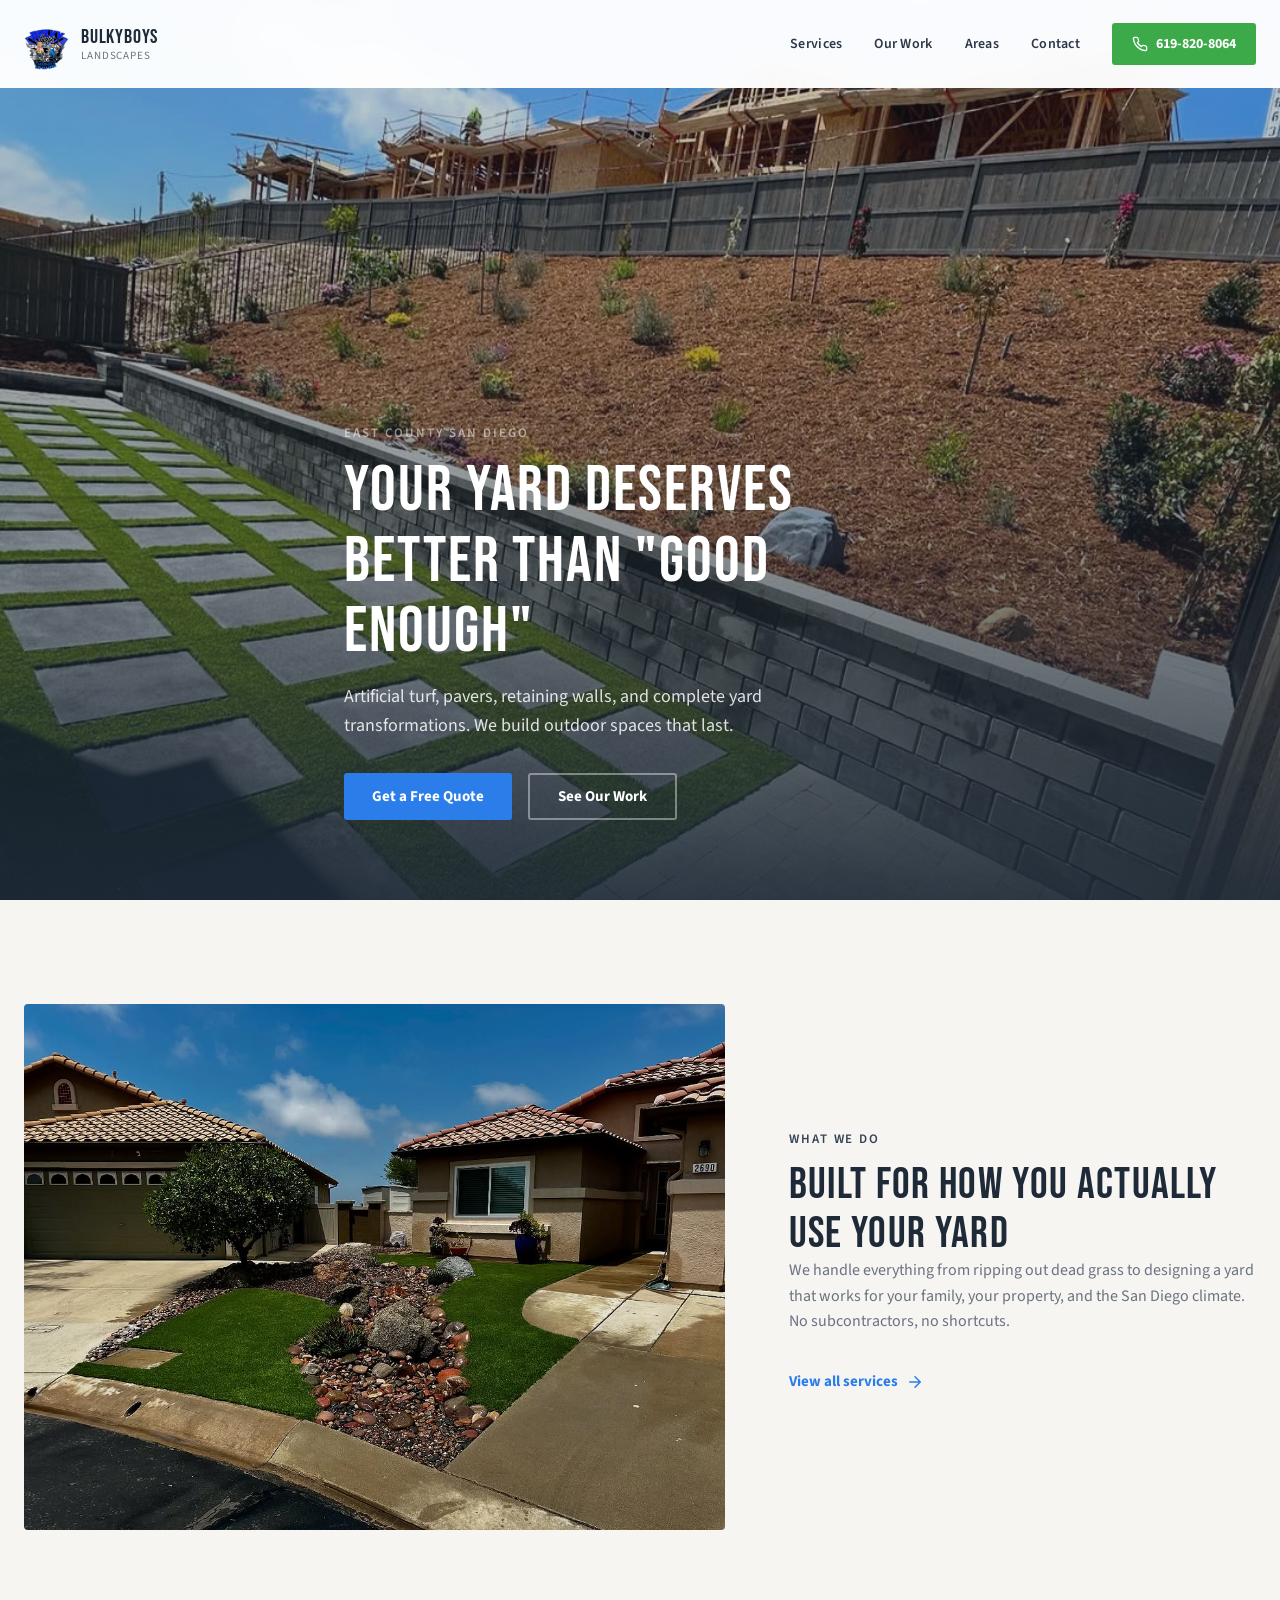
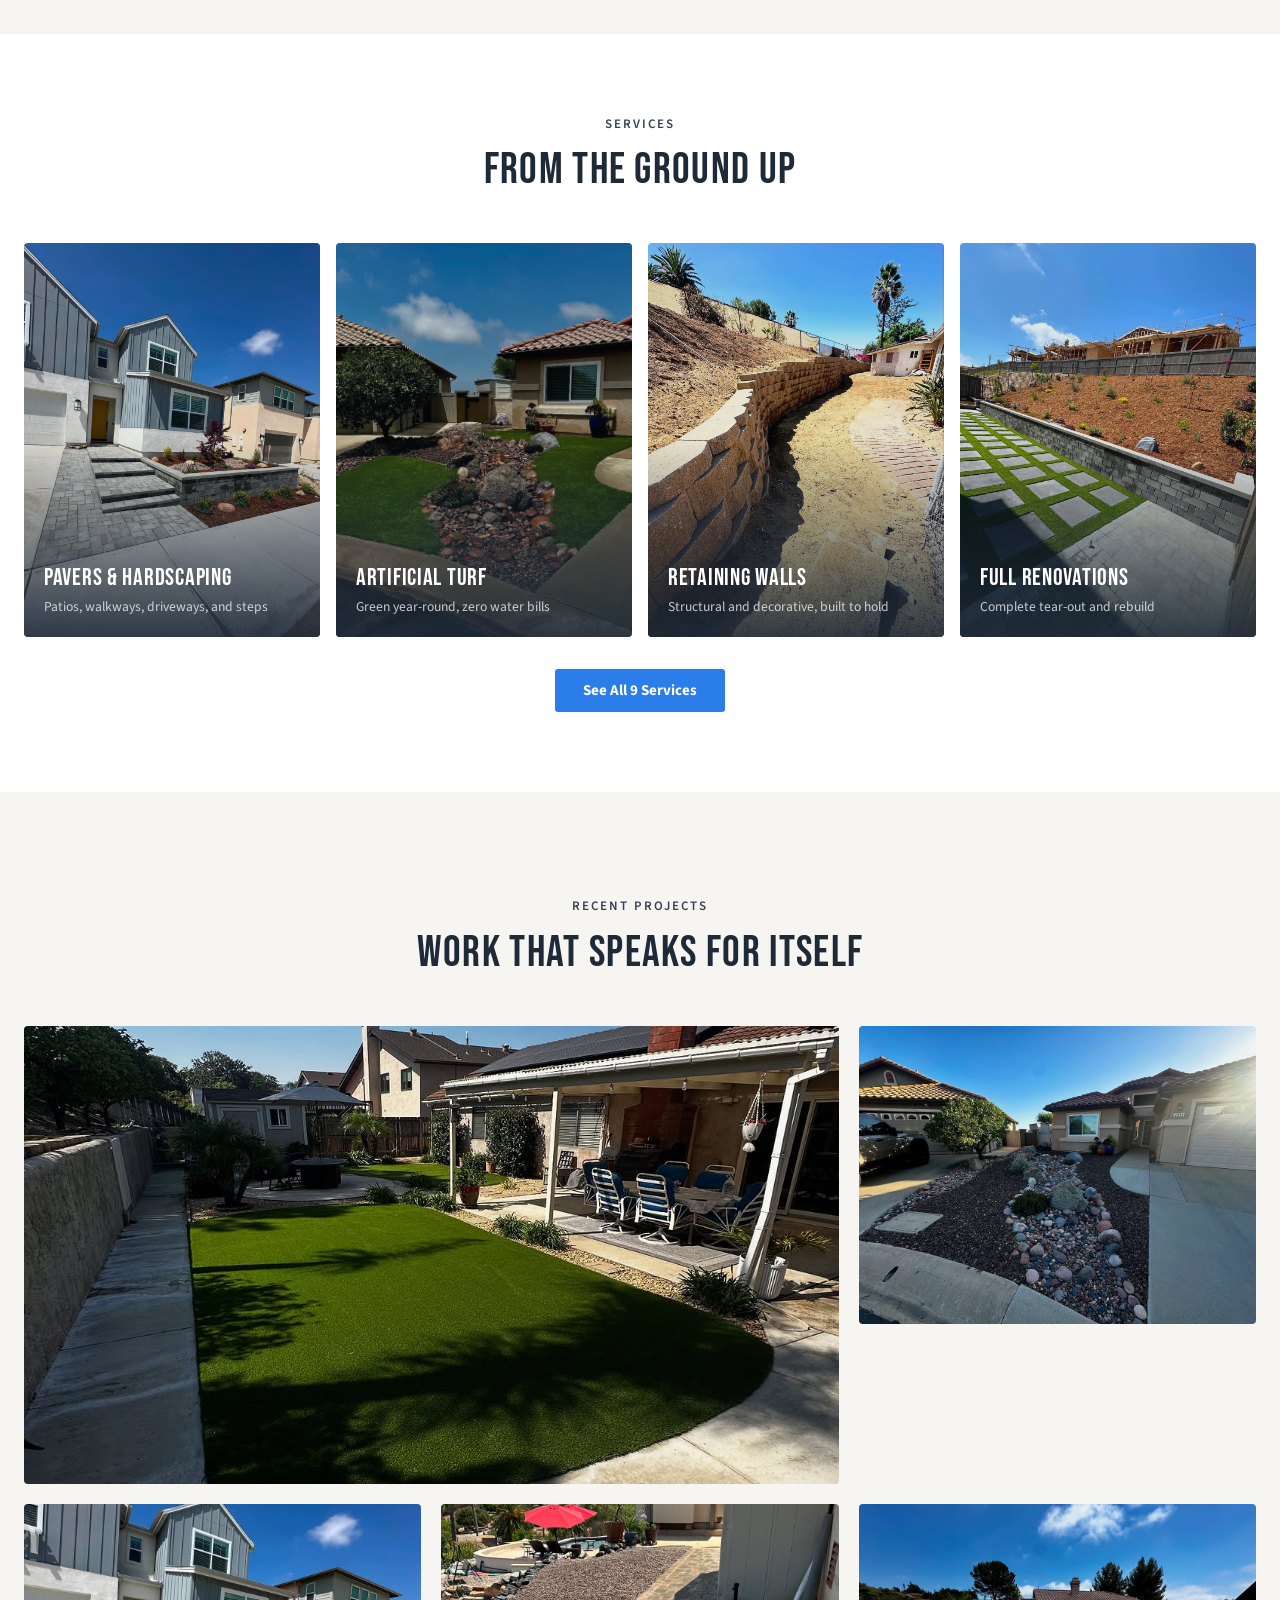
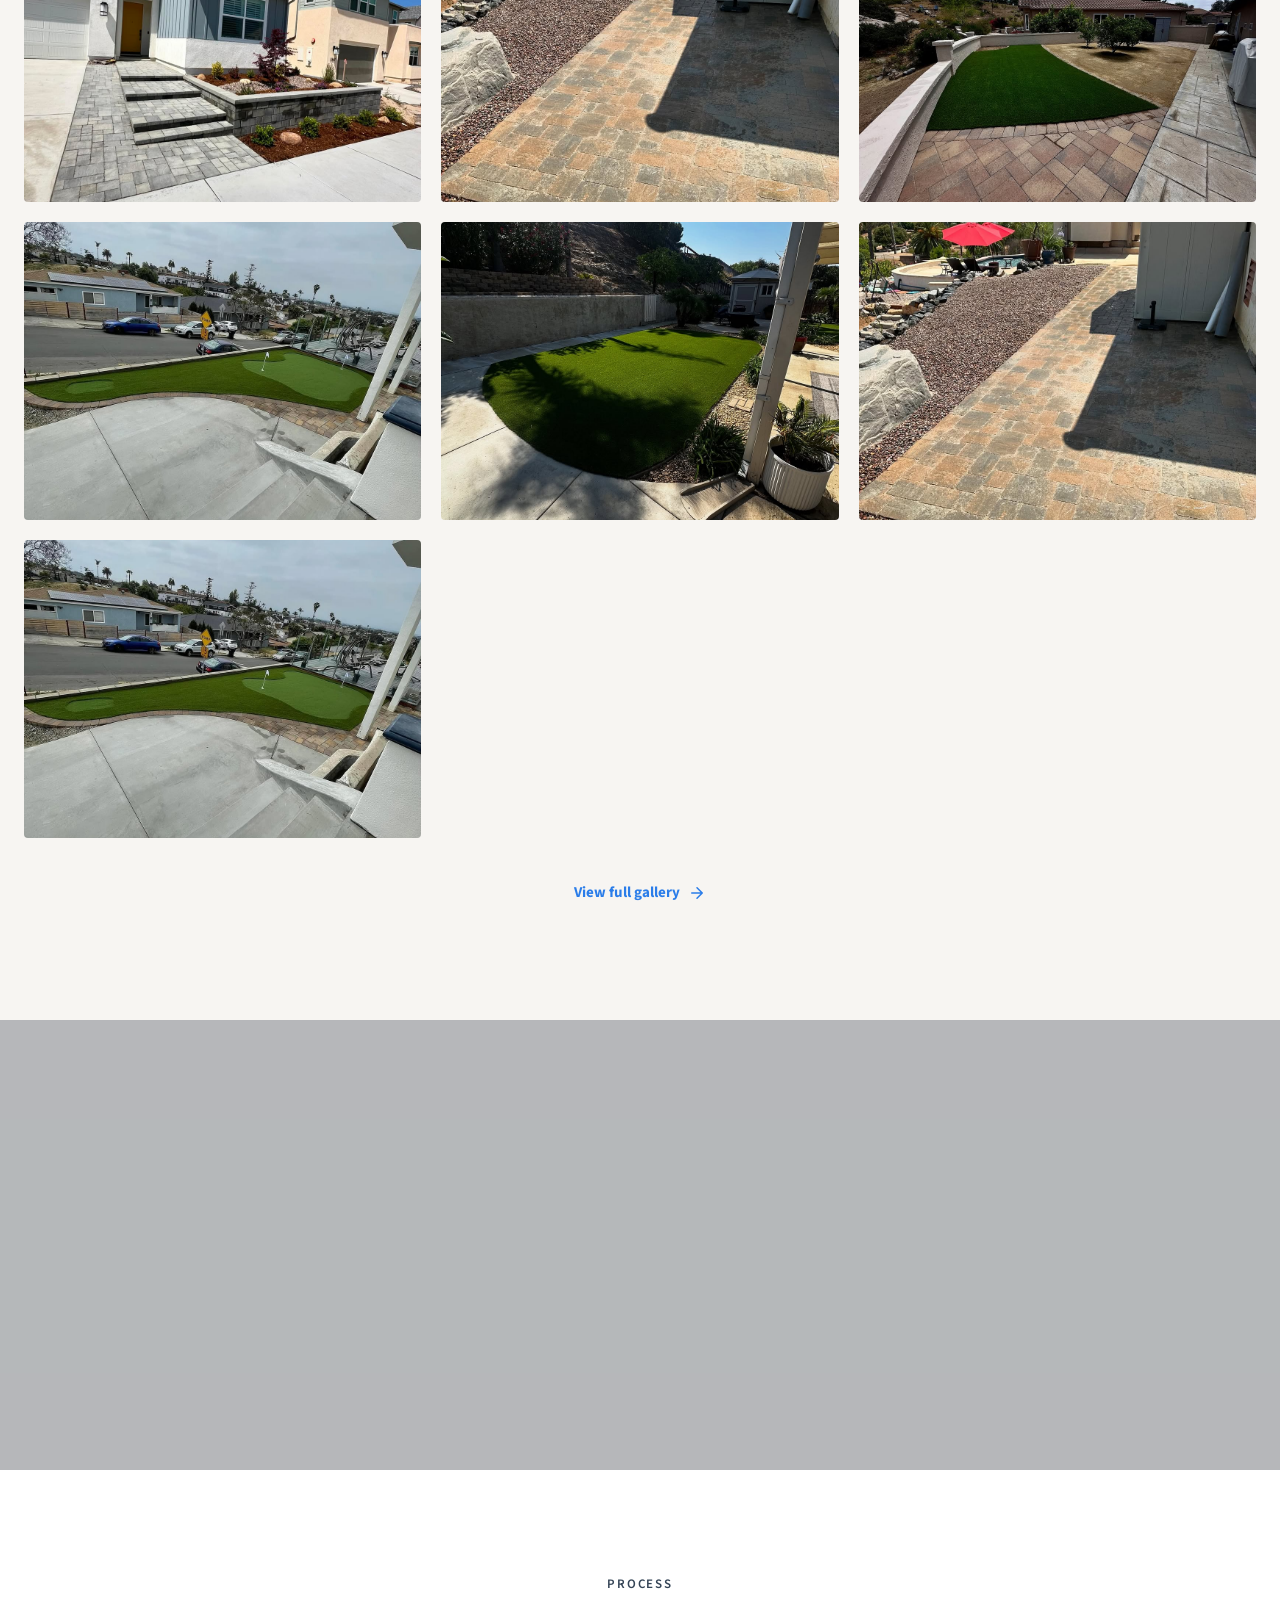
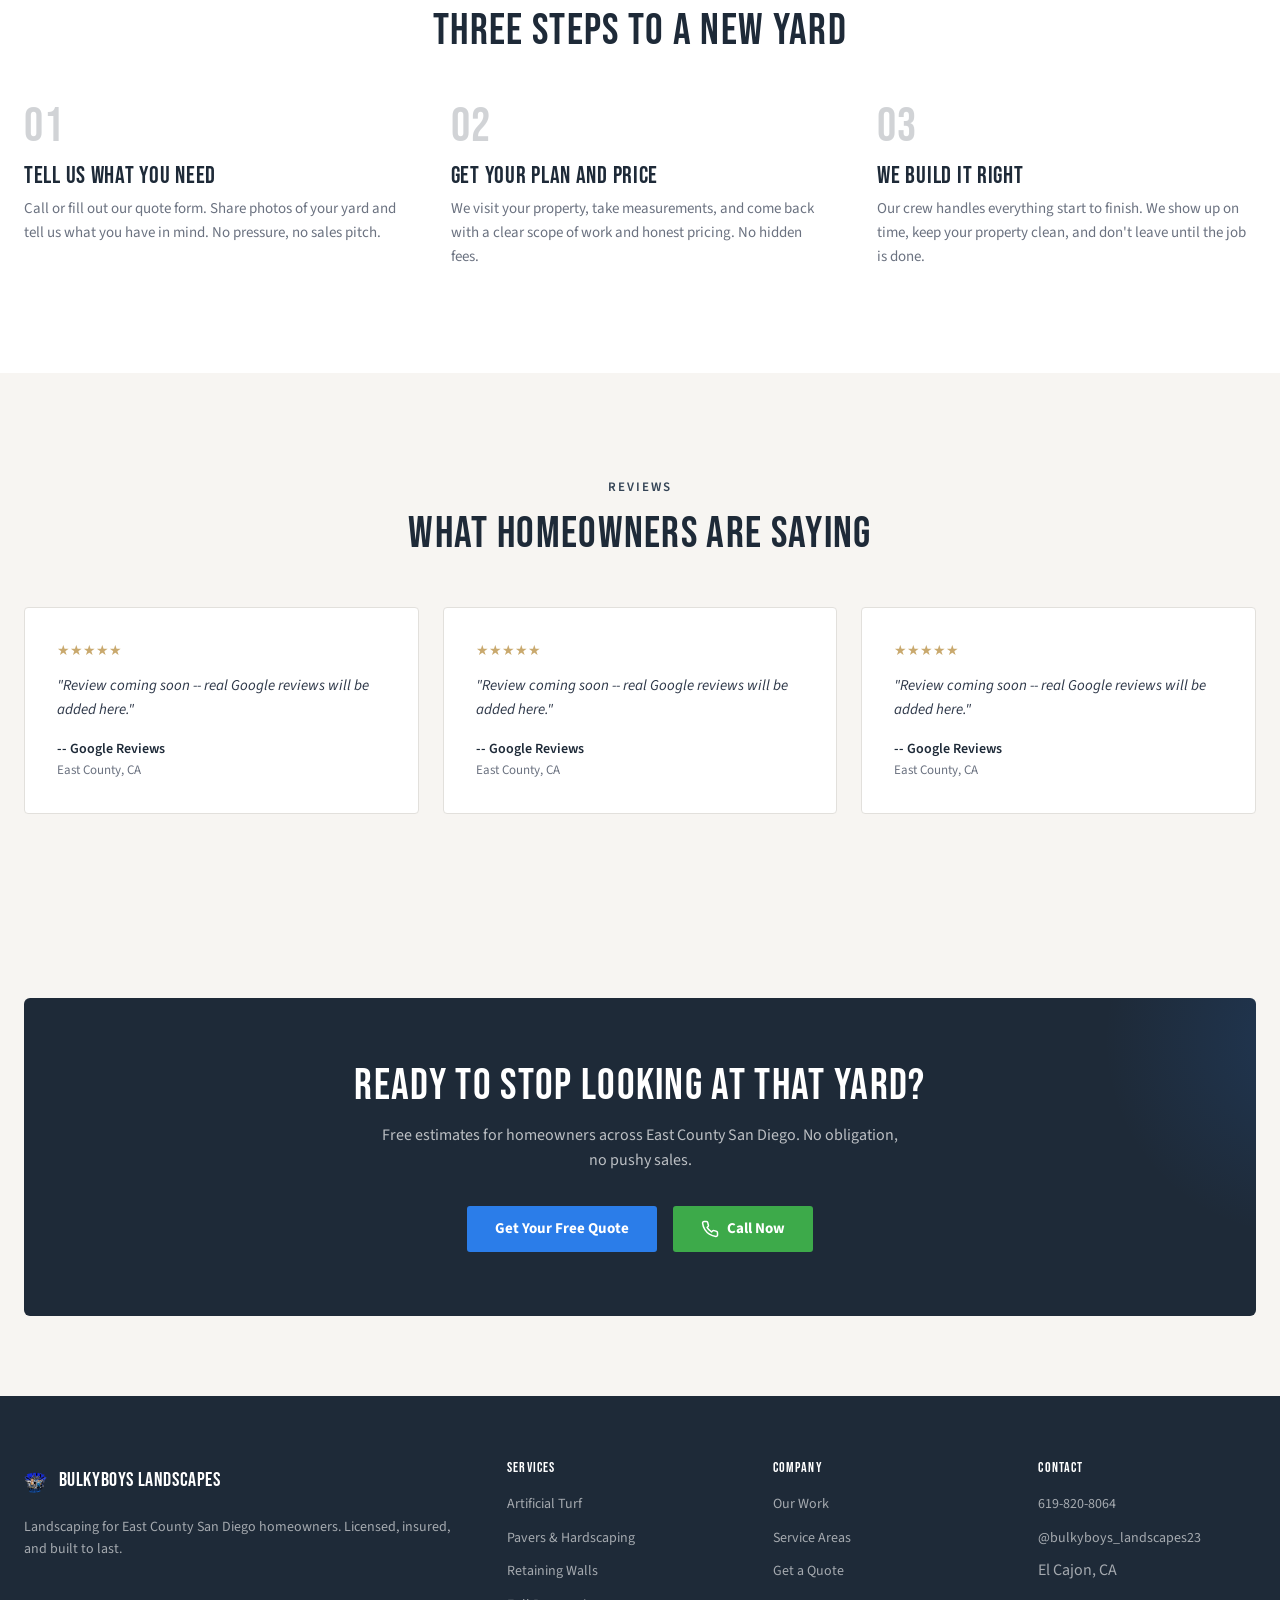
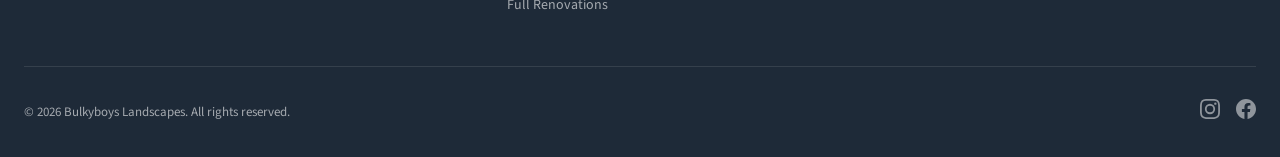
<file: index.html>
<!DOCTYPE html>
<html lang="en">
<head>
  <meta charset="UTF-8">
  <meta name="viewport" content="width=device-width, initial-scale=1.0">
  <title>Bulkyboys Landscapes | East County San Diego Landscaping</title>
  <meta name="description" content="Premium landscaping in El Cajon, Santee, La Mesa and East County San Diego. Artificial turf, pavers, retaining walls, and full yard renovations. Call 619-820-8064.">
  <link rel="preconnect" href="https://fonts.googleapis.com">
  <link rel="preconnect" href="https://fonts.gstatic.com" crossorigin>
  <link href="https://fonts.googleapis.com/css2?family=Bebas+Neue&family=Source+Sans+3:wght@400;600;700&display=swap" rel="stylesheet">
  <link rel="stylesheet" href="css/style.css">
  <link rel="icon" href="images/logo.png" type="image/png">
</head>
<body>

  <!-- Nav -->
  <nav class="nav">
    <div class="container nav-inner">
      <a href="index.html" class="nav-brand">
        <img src="images/logo.png" alt="Bulkyboys Landscapes" class="nav-logo">
        <span class="nav-brand-text">Bulkyboys<small>Landscapes</small></span>
      </a>
      <div class="desktop-nav">
        <a href="services.html" class="nav-link">Services</a>
        <a href="gallery.html" class="nav-link">Our Work</a>
        <a href="areas.html" class="nav-link">Areas</a>
        <a href="contact.html" class="nav-link">Contact</a>
        <a href="tel:6198208064" class="nav-cta">
          <svg width="16" height="16" fill="none" stroke="currentColor" stroke-width="2" stroke-linecap="round" stroke-linejoin="round" viewBox="0 0 24 24"><path d="M22 16.92v3a2 2 0 01-2.18 2 19.79 19.79 0 01-8.63-3.07 19.5 19.5 0 01-6-6 19.79 19.79 0 01-3.07-8.67A2 2 0 014.11 2h3a2 2 0 012 1.72c.127.96.361 1.903.7 2.81a2 2 0 01-.45 2.11L8.09 9.91a16 16 0 006 6l1.27-1.27a2 2 0 012.11-.45c.907.339 1.85.573 2.81.7A2 2 0 0122 16.92z"/></svg>
          619-820-8064
        </a>
      </div>
      <button class="hamburger" aria-label="Menu">
        <span></span><span></span><span></span>
      </button>
    </div>
    <div class="mobile-menu">
      <a href="services.html">Services</a>
      <a href="gallery.html">Our Work</a>
      <a href="areas.html">Areas</a>
      <a href="contact.html">Contact</a>
      <a href="tel:6198208064" class="nav-cta">
        <svg width="16" height="16" fill="none" stroke="currentColor" stroke-width="2" stroke-linecap="round" stroke-linejoin="round" viewBox="0 0 24 24"><path d="M22 16.92v3a2 2 0 01-2.18 2 19.79 19.79 0 01-8.63-3.07 19.5 19.5 0 01-6-6 19.79 19.79 0 01-3.07-8.67A2 2 0 014.11 2h3a2 2 0 012 1.72c.127.96.361 1.903.7 2.81a2 2 0 01-.45 2.11L8.09 9.91a16 16 0 006 6l1.27-1.27a2 2 0 012.11-.45c.907.339 1.85.573 2.81.7A2 2 0 0122 16.92z"/></svg>
        619-820-8064
      </a>
    </div>
  </nav>

  <!-- Hero -->
  <section class="hero">
    <div class="hero-bg" style="background-image: url('images/portfolio/hero-turf-steps.jpg')"></div>
    <div class="hero-overlay"></div>
    <div class="container hero-content">
      <span class="eyebrow" style="color: rgba(255,255,255,0.5);">East County San Diego</span>
      <h1>Your yard deserves better than "good enough"</h1>
      <p>Artificial turf, pavers, retaining walls, and complete yard transformations. We build outdoor spaces that last.</p>
      <div class="hero-actions">
        <a href="contact.html" class="btn btn-primary">Get a Free Quote</a>
        <a href="gallery.html" class="btn btn-outline-white">See Our Work</a>
      </div>
    </div>
  </section>

  <!-- What We Do (asymmetric split) -->
  <section class="section-lg">
    <div class="container">
      <div class="split split-wide">
        <div class="split-img">
          <img src="images/portfolio/front-yard-turf-creek.jpg" alt="Front yard with artificial turf and river rock dry creek bed" loading="lazy">
        </div>
        <div>
          <span class="eyebrow">What We Do</span>
          <h2>Built for how you actually use your yard</h2>
          <p style="color: var(--bb-text-light); margin-bottom: 1.5rem;">We handle everything from ripping out dead grass to designing a yard that works for your family, your property, and the San Diego climate. No subcontractors, no shortcuts.</p>
          <a href="services.html" class="btn btn-ghost">
            View all services
            <svg width="18" height="18" fill="none" stroke="currentColor" stroke-width="2" stroke-linecap="round" stroke-linejoin="round" viewBox="0 0 24 24"><path d="M5 12h14M12 5l7 7-7 7"/></svg>
          </a>
        </div>
      </div>
    </div>
  </section>

  <!-- Service Preview (photo cards) -->
  <section style="background: var(--bb-white);" class="section">
    <div class="container">
      <div class="text-center mb-6">
        <span class="eyebrow">Services</span>
        <h2>From the ground up</h2>
      </div>
      <div class="service-photo-grid">
        <a href="services.html#pavers" class="service-photo-card">
          <img src="images/portfolio/fb-110.jpg" alt="Paver steps and walkway on new construction" loading="lazy">
          <div class="service-photo-card-overlay">
            <h3>Pavers &amp; Hardscaping</h3>
            <p>Patios, walkways, driveways, and steps</p>
          </div>
        </a>
        <a href="services.html#turf" class="service-photo-card">
          <img src="images/portfolio/fb-11.jpg" alt="Front yard artificial turf with river rock" loading="lazy">
          <div class="service-photo-card-overlay">
            <h3>Artificial Turf</h3>
            <p>Green year-round, zero water bills</p>
          </div>
        </a>
        <a href="services.html#walls" class="service-photo-card">
          <img src="images/portfolio/fb-48.jpg" alt="Hillside retaining wall with pavers" loading="lazy">
          <div class="service-photo-card-overlay">
            <h3>Retaining Walls</h3>
            <p>Structural and decorative, built to hold</p>
          </div>
        </a>
        <a href="services.html" class="service-photo-card">
          <img src="images/portfolio/fb-120.jpg" alt="Turf with stepping stones, pavers, and retaining wall" loading="lazy">
          <div class="service-photo-card-overlay">
            <h3>Full Renovations</h3>
            <p>Complete tear-out and rebuild</p>
          </div>
        </a>
      </div>
      <div class="text-center mt-4">
        <a href="services.html" class="btn btn-primary">See All 9 Services</a>
      </div>
    </div>
  </section>

  <!-- Featured Work -->
  <section class="section-lg">
    <div class="container">
      <div class="text-center mb-6">
        <span class="eyebrow">Recent Projects</span>
        <h2>Work that speaks for itself</h2>
      </div>
      <div class="showcase-grid">
        <div class="showcase-card showcase-featured">
          <img src="images/portfolio/full-backyard-turf.jpg" alt="Complete backyard renovation with artificial turf, retaining wall, and fire pit" loading="lazy">
          <div class="showcase-card-overlay"><span>Full Backyard Renovation</span></div>
        </div>
        <div class="showcase-card">
          <img src="images/portfolio/xeriscaping-front.jpg" alt="Front yard xeriscaping with dark gravel and river rock" loading="lazy">
          <div class="showcase-card-overlay"><span>Xeriscaping</span></div>
        </div>
        <div class="showcase-card">
          <img src="images/portfolio/modern-paver-steps.jpg" alt="Modern paver steps with raised planter bed" loading="lazy">
          <div class="showcase-card-overlay"><span>Paver Steps &amp; Planters</span></div>
        </div>
        <div class="showcase-card">
          <img src="images/portfolio/fb-85.jpg" alt="Paver walkway with gravel and mountain view" loading="lazy">
          <div class="showcase-card-overlay"><span>Paver Walkway &amp; Gravel</span></div>
        </div>
        <div class="showcase-card">
          <img src="images/portfolio/hillside-turf-pavers.jpg" alt="Hillside property with turf and paver patio" loading="lazy">
          <div class="showcase-card-overlay"><span>Hillside Turf &amp; Pavers</span></div>
        </div>
        <div class="showcase-card">
          <img src="images/portfolio/putting-green.jpg" alt="Custom putting green with pavers" loading="lazy">
          <div class="showcase-card-overlay"><span>Putting Green</span></div>
        </div>
        <div class="showcase-card">
          <img src="images/portfolio/fb-16.jpg" alt="Backyard with artificial turf and retaining wall" loading="lazy">
          <div class="showcase-card-overlay"><span>Backyard Turf &amp; Wall</span></div>
        </div>
        <div class="showcase-card">
          <img src="images/portfolio/paver-walkway-pool.jpg" alt="Paver walkway by pool area" loading="lazy">
          <div class="showcase-card-overlay"><span>Paver Walkway</span></div>
        </div>
        <div class="showcase-card">
          <img src="images/portfolio/fb-115.jpg" alt="Front yard putting green with concrete steps" loading="lazy">
          <div class="showcase-card-overlay"><span>Putting Green &amp; Steps</span></div>
        </div>
      </div>
      <div class="text-center mt-4">
        <a href="gallery.html" class="btn btn-ghost">
          View full gallery
          <svg width="18" height="18" fill="none" stroke="currentColor" stroke-width="2" stroke-linecap="round" stroke-linejoin="round" viewBox="0 0 24 24"><path d="M5 12h14M12 5l7 7-7 7"/></svg>
        </a>
      </div>
    </div>
  </section>

  <!-- Photo Divider -->
  <div class="photo-divider" style="background-image: url('images/portfolio/turf-pavers-wall.jpg')"></div>

  <!-- How It Works (simplified) -->
  <section class="section-lg" style="background: var(--bb-white);">
    <div class="container">
      <div class="text-center mb-6">
        <span class="eyebrow">Process</span>
        <h2>Three steps to a new yard</h2>
      </div>
      <div class="process-steps">
        <div class="process-step">
          <div class="step-number">01</div>
          <h3>Tell us what you need</h3>
          <p>Call or fill out our quote form. Share photos of your yard and tell us what you have in mind. No pressure, no sales pitch.</p>
        </div>
        <div class="process-step">
          <div class="step-number">02</div>
          <h3>Get your plan and price</h3>
          <p>We visit your property, take measurements, and come back with a clear scope of work and honest pricing. No hidden fees.</p>
        </div>
        <div class="process-step">
          <div class="step-number">03</div>
          <h3>We build it right</h3>
          <p>Our crew handles everything start to finish. We show up on time, keep your property clean, and don't leave until the job is done.</p>
        </div>
      </div>
    </div>
  </section>

  <!-- Testimonials -->
  <!-- TODO: Replace with real Google reviews when available -->
  <section class="section-lg">
    <div class="container">
      <div class="text-center mb-6">
        <span class="eyebrow">Reviews</span>
        <h2>What homeowners are saying</h2>
      </div>
      <div class="testimonial-grid">
        <div class="testimonial">
          <div class="stars">&#9733;&#9733;&#9733;&#9733;&#9733;</div>
          <p>"Review coming soon -- real Google reviews will be added here."</p>
          <div class="testimonial-author">-- Google Reviews</div>
          <div class="testimonial-location">East County, CA</div>
        </div>
        <div class="testimonial">
          <div class="stars">&#9733;&#9733;&#9733;&#9733;&#9733;</div>
          <p>"Review coming soon -- real Google reviews will be added here."</p>
          <div class="testimonial-author">-- Google Reviews</div>
          <div class="testimonial-location">East County, CA</div>
        </div>
        <div class="testimonial">
          <div class="stars">&#9733;&#9733;&#9733;&#9733;&#9733;</div>
          <p>"Review coming soon -- real Google reviews will be added here."</p>
          <div class="testimonial-author">-- Google Reviews</div>
          <div class="testimonial-location">East County, CA</div>
        </div>
      </div>
    </div>
  </section>

  <!-- CTA Banner -->
  <section class="section" style="background: var(--bb-warm);">
    <div class="container">
      <div class="cta-banner">
        <h2>Ready to stop looking at that yard?</h2>
        <p>Free estimates for homeowners across East County San Diego. No obligation, no pushy sales.</p>
        <div class="cta-actions">
          <a href="contact.html" class="btn btn-primary">Get Your Free Quote</a>
          <a href="tel:6198208064" class="btn btn-green">
            <svg width="18" height="18" fill="none" stroke="currentColor" stroke-width="2" stroke-linecap="round" stroke-linejoin="round" viewBox="0 0 24 24"><path d="M22 16.92v3a2 2 0 01-2.18 2 19.79 19.79 0 01-8.63-3.07 19.5 19.5 0 01-6-6 19.79 19.79 0 01-3.07-8.67A2 2 0 014.11 2h3a2 2 0 012 1.72c.127.96.361 1.903.7 2.81a2 2 0 01-.45 2.11L8.09 9.91a16 16 0 006 6l1.27-1.27a2 2 0 012.11-.45c.907.339 1.85.573 2.81.7A2 2 0 0122 16.92z"/></svg>
            Call Now
          </a>
        </div>
      </div>
    </div>
  </section>

  <!-- Footer -->
  <footer class="footer">
    <div class="container">
      <div class="footer-grid">
        <div>
          <div style="display:flex;align-items:center;gap:0.75rem;margin-bottom:1rem;">
            <img src="images/logo.png" alt="Bulkyboys" style="height:40px;width:auto;border-radius:4px;">
            <span style="font-family:var(--font-heading);font-weight:400;color:#fff;font-size:1.25rem;letter-spacing:0.03em;">Bulkyboys Landscapes</span>
          </div>
          <p>Landscaping for East County San Diego homeowners. Licensed, insured, and built to last.</p>
        </div>
        <div>
          <h4>Services</h4>
          <ul class="footer-links">
            <li><a href="services.html">Artificial Turf</a></li>
            <li><a href="services.html">Pavers &amp; Hardscaping</a></li>
            <li><a href="services.html">Retaining Walls</a></li>
            <li><a href="services.html">Full Renovations</a></li>
          </ul>
        </div>
        <div>
          <h4>Company</h4>
          <ul class="footer-links">
            <li><a href="gallery.html">Our Work</a></li>
            <li><a href="areas.html">Service Areas</a></li>
            <li><a href="contact.html">Get a Quote</a></li>
          </ul>
        </div>
        <div>
          <h4>Contact</h4>
          <ul class="footer-links">
            <li><a href="tel:6198208064">619-820-8064</a></li>
            <li><a href="https://www.instagram.com/bulkyboys_landscapes23/" target="_blank" rel="noopener">@bulkyboys_landscapes23</a></li>
            <li>El Cajon, CA</li>
          </ul>
        </div>
      </div>
      <div class="footer-bottom">
        <span>&copy; 2026 Bulkyboys Landscapes. All rights reserved.</span>
        <div class="footer-social">
          <a href="https://www.instagram.com/bulkyboys_landscapes23/" target="_blank" rel="noopener" aria-label="Instagram">
            <svg width="20" height="20" fill="currentColor" viewBox="0 0 24 24"><path d="M12 2.163c3.204 0 3.584.012 4.85.07 3.252.148 4.771 1.691 4.919 4.919.058 1.265.069 1.645.069 4.849 0 3.205-.012 3.584-.069 4.849-.149 3.225-1.664 4.771-4.919 4.919-1.266.058-1.644.07-4.85.07-3.204 0-3.584-.012-4.849-.07-3.26-.149-4.771-1.699-4.919-4.92-.058-1.265-.07-1.644-.07-4.849 0-3.204.013-3.583.07-4.849.149-3.227 1.664-4.771 4.919-4.919 1.266-.057 1.645-.069 4.849-.069zM12 0C8.741 0 8.333.014 7.053.072 2.695.272.273 2.69.073 7.052.014 8.333 0 8.741 0 12c0 3.259.014 3.668.072 4.948.2 4.358 2.618 6.78 6.98 6.98C8.333 23.986 8.741 24 12 24c3.259 0 3.668-.014 4.948-.072 4.354-.2 6.782-2.618 6.979-6.98.059-1.28.073-1.689.073-4.948 0-3.259-.014-3.667-.072-4.947-.196-4.354-2.617-6.78-6.979-6.98C15.668.014 15.259 0 12 0zm0 5.838a6.162 6.162 0 100 12.324 6.162 6.162 0 000-12.324zM12 16a4 4 0 110-8 4 4 0 010 8zm6.406-11.845a1.44 1.44 0 100 2.881 1.44 1.44 0 000-2.881z"/></svg>
          </a>
          <a href="https://www.facebook.com/BulkyboysLandscapes" target="_blank" rel="noopener" aria-label="Facebook">
            <svg width="20" height="20" fill="currentColor" viewBox="0 0 24 24"><path d="M24 12.073c0-6.627-5.373-12-12-12s-12 5.373-12 12c0 5.99 4.388 10.954 10.125 11.854v-8.385H7.078v-3.47h3.047V9.43c0-3.007 1.792-4.669 4.533-4.669 1.312 0 2.686.235 2.686.235v2.953H15.83c-1.491 0-1.956.925-1.956 1.874v2.25h3.328l-.532 3.47h-2.796v8.385C19.612 23.027 24 18.062 24 12.073z"/></svg>
          </a>
        </div>
      </div>
    </div>
  </footer>

  <!-- Sticky Mobile CTA -->
  <div class="sticky-cta">
    <span class="sticky-cta-text">Free Estimates</span>
    <a href="tel:6198208064" class="btn btn-green">
      <svg width="16" height="16" fill="none" stroke="currentColor" stroke-width="2" stroke-linecap="round" stroke-linejoin="round" viewBox="0 0 24 24"><path d="M22 16.92v3a2 2 0 01-2.18 2 19.79 19.79 0 01-8.63-3.07 19.5 19.5 0 01-6-6 19.79 19.79 0 01-3.07-8.67A2 2 0 014.11 2h3a2 2 0 012 1.72c.127.96.361 1.903.7 2.81a2 2 0 01-.45 2.11L8.09 9.91a16 16 0 006 6l1.27-1.27a2 2 0 012.11-.45c.907.339 1.85.573 2.81.7A2 2 0 0122 16.92z"/></svg>
      Call 619-820-8064
    </a>
  </div>

  <!-- Schema -->
  <script type="application/ld+json">
  {
    "@context": "https://schema.org",
    "@type": "LandscapingBusiness",
    "name": "Bulkyboys Landscapes",
    "telephone": "619-820-8064",
    "url": "https://bulkyboyslandscapes.com",
    "address": {
      "@type": "PostalAddress",
      "addressLocality": "El Cajon",
      "addressRegion": "CA"
    },
    "areaServed": ["El Cajon","Santee","La Mesa","Lakeside","Alpine","Spring Valley","Rancho San Diego","Lemon Grove"],
    "sameAs": [
      "https://www.instagram.com/bulkyboys_landscapes23/",
      "https://www.facebook.com/BulkyboysLandscapes"
    ]
  }
  </script>

  <script src="js/main.js"></script>
</body>
</html>
</file>
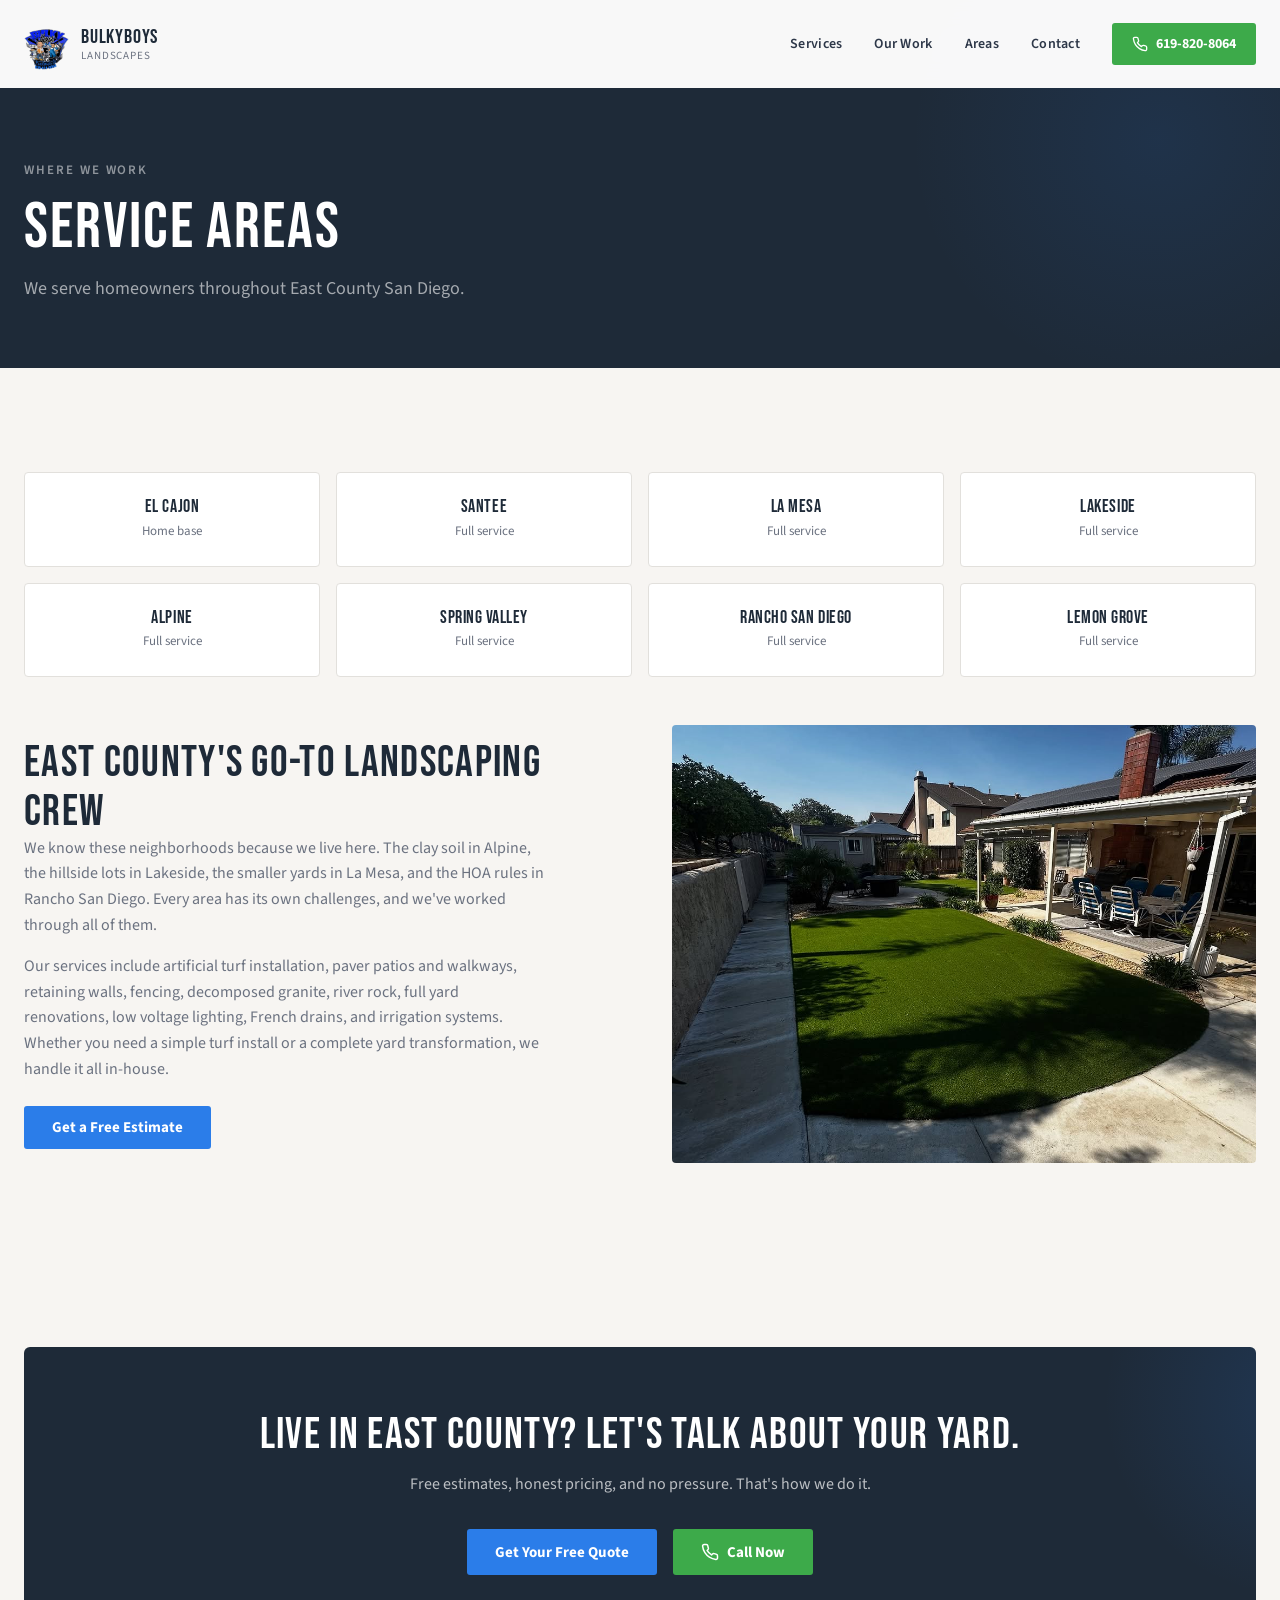
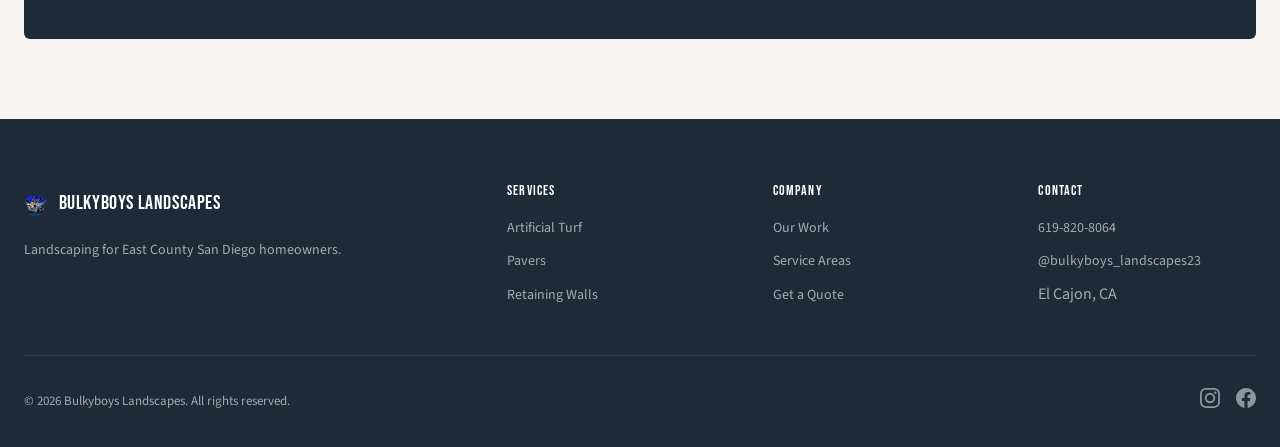
<file: areas.html>
<!DOCTYPE html>
<html lang="en">
<head>
  <meta charset="UTF-8">
  <meta name="viewport" content="width=device-width, initial-scale=1.0">
  <title>Service Areas | Bulkyboys Landscapes - East County San Diego</title>
  <meta name="description" content="Bulkyboys Landscapes serves El Cajon, Santee, La Mesa, Lakeside, Alpine, Spring Valley, Rancho San Diego, and Lemon Grove. Free landscaping estimates.">
  <link rel="preconnect" href="https://fonts.googleapis.com">
  <link rel="preconnect" href="https://fonts.gstatic.com" crossorigin>
  <link href="https://fonts.googleapis.com/css2?family=Bebas+Neue&family=Source+Sans+3:wght@400;600;700&display=swap" rel="stylesheet">
  <link rel="stylesheet" href="css/style.css">
  <link rel="icon" href="images/logo.png" type="image/png">
</head>
<body>

  <!-- Nav -->
  <nav class="nav">
    <div class="container nav-inner">
      <a href="index.html" class="nav-brand">
        <img src="images/logo.png" alt="Bulkyboys Landscapes" class="nav-logo">
        <span class="nav-brand-text">Bulkyboys<small>Landscapes</small></span>
      </a>
      <div class="desktop-nav">
        <a href="services.html" class="nav-link">Services</a>
        <a href="gallery.html" class="nav-link">Our Work</a>
        <a href="areas.html" class="nav-link">Areas</a>
        <a href="contact.html" class="nav-link">Contact</a>
        <a href="tel:6198208064" class="nav-cta"><svg width="16" height="16" fill="none" stroke="currentColor" stroke-width="2" stroke-linecap="round" stroke-linejoin="round" viewBox="0 0 24 24"><path d="M22 16.92v3a2 2 0 01-2.18 2 19.79 19.79 0 01-8.63-3.07 19.5 19.5 0 01-6-6 19.79 19.79 0 01-3.07-8.67A2 2 0 014.11 2h3a2 2 0 012 1.72c.127.96.361 1.903.7 2.81a2 2 0 01-.45 2.11L8.09 9.91a16 16 0 006 6l1.27-1.27a2 2 0 012.11-.45c.907.339 1.85.573 2.81.7A2 2 0 0122 16.92z"/></svg>619-820-8064</a>
      </div>
      <button class="hamburger" aria-label="Menu"><span></span><span></span><span></span></button>
    </div>
    <div class="mobile-menu">
      <a href="services.html">Services</a>
      <a href="gallery.html">Our Work</a>
      <a href="areas.html">Areas</a>
      <a href="contact.html">Contact</a>
      <a href="tel:6198208064" class="nav-cta"><svg width="16" height="16" fill="none" stroke="currentColor" stroke-width="2" stroke-linecap="round" stroke-linejoin="round" viewBox="0 0 24 24"><path d="M22 16.92v3a2 2 0 01-2.18 2 19.79 19.79 0 01-8.63-3.07 19.5 19.5 0 01-6-6 19.79 19.79 0 01-3.07-8.67A2 2 0 014.11 2h3a2 2 0 012 1.72c.127.96.361 1.903.7 2.81a2 2 0 01-.45 2.11L8.09 9.91a16 16 0 006 6l1.27-1.27a2 2 0 012.11-.45c.907.339 1.85.573 2.81.7A2 2 0 0122 16.92z"/></svg>619-820-8064</a>
    </div>
  </nav>

  <!-- Page Header -->
  <header class="page-header">
    <div class="container">
      <span class="eyebrow">Where We Work</span>
      <h1>Service Areas</h1>
      <p>We serve homeowners throughout East County San Diego.</p>
    </div>
  </header>

  <!-- Areas -->
  <section class="section-lg">
    <div class="container">
      <div class="areas-grid mb-6">
        <div class="area-card">
          <h3>El Cajon</h3>
          <p>Home base</p>
        </div>
        <div class="area-card">
          <h3>Santee</h3>
          <p>Full service</p>
        </div>
        <div class="area-card">
          <h3>La Mesa</h3>
          <p>Full service</p>
        </div>
        <div class="area-card">
          <h3>Lakeside</h3>
          <p>Full service</p>
        </div>
        <div class="area-card">
          <h3>Alpine</h3>
          <p>Full service</p>
        </div>
        <div class="area-card">
          <h3>Spring Valley</h3>
          <p>Full service</p>
        </div>
        <div class="area-card">
          <h3>Rancho San Diego</h3>
          <p>Full service</p>
        </div>
        <div class="area-card">
          <h3>Lemon Grove</h3>
          <p>Full service</p>
        </div>
      </div>

      <!-- Local SEO content -->
      <div class="split" style="margin-top: 3rem;">
        <div>
          <h2>East County's go-to landscaping crew</h2>
          <p style="color: var(--bb-text-light); margin-bottom: 1rem;">We know these neighborhoods because we live here. The clay soil in Alpine, the hillside lots in Lakeside, the smaller yards in La Mesa, and the HOA rules in Rancho San Diego. Every area has its own challenges, and we've worked through all of them.</p>
          <p style="color: var(--bb-text-light); margin-bottom: 1.5rem;">Our services include artificial turf installation, paver patios and walkways, retaining walls, fencing, decomposed granite, river rock, full yard renovations, low voltage lighting, French drains, and irrigation systems. Whether you need a simple turf install or a complete yard transformation, we handle it all in-house.</p>
          <a href="contact.html" class="btn btn-primary">Get a Free Estimate</a>
        </div>
        <div class="split-img">
          <img src="images/portfolio/full-backyard-turf.jpg" alt="Complete backyard landscaping in East County San Diego" loading="lazy">
        </div>
      </div>
    </div>
  </section>

  <!-- CTA -->
  <section class="section" style="background: var(--bb-warm);">
    <div class="container">
      <div class="cta-banner">
        <h2>Live in East County? Let's talk about your yard.</h2>
        <p>Free estimates, honest pricing, and no pressure. That's how we do it.</p>
        <div class="cta-actions">
          <a href="contact.html" class="btn btn-primary">Get Your Free Quote</a>
          <a href="tel:6198208064" class="btn btn-green"><svg width="18" height="18" fill="none" stroke="currentColor" stroke-width="2" stroke-linecap="round" stroke-linejoin="round" viewBox="0 0 24 24"><path d="M22 16.92v3a2 2 0 01-2.18 2 19.79 19.79 0 01-8.63-3.07 19.5 19.5 0 01-6-6 19.79 19.79 0 01-3.07-8.67A2 2 0 014.11 2h3a2 2 0 012 1.72c.127.96.361 1.903.7 2.81a2 2 0 01-.45 2.11L8.09 9.91a16 16 0 006 6l1.27-1.27a2 2 0 012.11-.45c.907.339 1.85.573 2.81.7A2 2 0 0122 16.92z"/></svg>Call Now</a>
        </div>
      </div>
    </div>
  </section>

  <!-- Footer -->
  <footer class="footer">
    <div class="container">
      <div class="footer-grid">
        <div>
          <div style="display:flex;align-items:center;gap:0.75rem;margin-bottom:1rem;">
            <img src="images/logo.png" alt="Bulkyboys" style="height:40px;width:auto;border-radius:4px;">
            <span style="font-family:var(--font-heading);font-weight:400;color:#fff;font-size:1.25rem;letter-spacing:0.03em;">Bulkyboys Landscapes</span>
          </div>
          <p>Landscaping for East County San Diego homeowners.</p>
        </div>
        <div><h4>Services</h4><ul class="footer-links"><li><a href="services.html">Artificial Turf</a></li><li><a href="services.html">Pavers</a></li><li><a href="services.html">Retaining Walls</a></li></ul></div>
        <div><h4>Company</h4><ul class="footer-links"><li><a href="gallery.html">Our Work</a></li><li><a href="areas.html">Service Areas</a></li><li><a href="contact.html">Get a Quote</a></li></ul></div>
        <div><h4>Contact</h4><ul class="footer-links"><li><a href="tel:6198208064">619-820-8064</a></li><li><a href="https://www.instagram.com/bulkyboys_landscapes23/" target="_blank" rel="noopener">@bulkyboys_landscapes23</a></li><li>El Cajon, CA</li></ul></div>
      </div>
      <div class="footer-bottom">
        <span>&copy; 2026 Bulkyboys Landscapes. All rights reserved.</span>
        <div class="footer-social">
          <a href="https://www.instagram.com/bulkyboys_landscapes23/" target="_blank" rel="noopener" aria-label="Instagram"><svg width="20" height="20" fill="currentColor" viewBox="0 0 24 24"><path d="M12 2.163c3.204 0 3.584.012 4.85.07 3.252.148 4.771 1.691 4.919 4.919.058 1.265.069 1.645.069 4.849 0 3.205-.012 3.584-.069 4.849-.149 3.225-1.664 4.771-4.919 4.919-1.266.058-1.644.07-4.85.07-3.204 0-3.584-.012-4.849-.07-3.26-.149-4.771-1.699-4.919-4.92-.058-1.265-.07-1.644-.07-4.849 0-3.204.013-3.583.07-4.849.149-3.227 1.664-4.771 4.919-4.919 1.266-.057 1.645-.069 4.849-.069zM12 0C8.741 0 8.333.014 7.053.072 2.695.272.273 2.69.073 7.052.014 8.333 0 8.741 0 12c0 3.259.014 3.668.072 4.948.2 4.358 2.618 6.78 6.98 6.98C8.333 23.986 8.741 24 12 24c3.259 0 3.668-.014 4.948-.072 4.354-.2 6.782-2.618 6.979-6.98.059-1.28.073-1.689.073-4.948 0-3.259-.014-3.667-.072-4.947-.196-4.354-2.617-6.78-6.979-6.98C15.668.014 15.259 0 12 0zm0 5.838a6.162 6.162 0 100 12.324 6.162 6.162 0 000-12.324zM12 16a4 4 0 110-8 4 4 0 010 8zm6.406-11.845a1.44 1.44 0 100 2.881 1.44 1.44 0 000-2.881z"/></svg></a>
          <a href="https://www.facebook.com/BulkyboysLandscapes" target="_blank" rel="noopener" aria-label="Facebook"><svg width="20" height="20" fill="currentColor" viewBox="0 0 24 24"><path d="M24 12.073c0-6.627-5.373-12-12-12s-12 5.373-12 12c0 5.99 4.388 10.954 10.125 11.854v-8.385H7.078v-3.47h3.047V9.43c0-3.007 1.792-4.669 4.533-4.669 1.312 0 2.686.235 2.686.235v2.953H15.83c-1.491 0-1.956.925-1.956 1.874v2.25h3.328l-.532 3.47h-2.796v8.385C19.612 23.027 24 18.062 24 12.073z"/></svg></a>
        </div>
      </div>
    </div>
  </footer>

  <div class="sticky-cta">
    <span class="sticky-cta-text">Free Estimates</span>
    <a href="tel:6198208064" class="btn btn-green"><svg width="16" height="16" fill="none" stroke="currentColor" stroke-width="2" stroke-linecap="round" stroke-linejoin="round" viewBox="0 0 24 24"><path d="M22 16.92v3a2 2 0 01-2.18 2 19.79 19.79 0 01-8.63-3.07 19.5 19.5 0 01-6-6 19.79 19.79 0 01-3.07-8.67A2 2 0 014.11 2h3a2 2 0 012 1.72c.127.96.361 1.903.7 2.81a2 2 0 01-.45 2.11L8.09 9.91a16 16 0 006 6l1.27-1.27a2 2 0 012.11-.45c.907.339 1.85.573 2.81.7A2 2 0 0122 16.92z"/></svg>Call 619-820-8064</a>
  </div>

  <!-- Schema -->
  <script type="application/ld+json">
  {
    "@context": "https://schema.org",
    "@type": "LandscapingBusiness",
    "name": "Bulkyboys Landscapes",
    "telephone": "619-820-8064",
    "url": "https://bulkyboyslandscapes.com",
    "address": {
      "@type": "PostalAddress",
      "addressLocality": "El Cajon",
      "addressRegion": "CA"
    },
    "areaServed": [
      {"@type": "City", "name": "El Cajon", "containedInPlace": {"@type": "State", "name": "California"}},
      {"@type": "City", "name": "Santee", "containedInPlace": {"@type": "State", "name": "California"}},
      {"@type": "City", "name": "La Mesa", "containedInPlace": {"@type": "State", "name": "California"}},
      {"@type": "City", "name": "Lakeside", "containedInPlace": {"@type": "State", "name": "California"}},
      {"@type": "City", "name": "Alpine", "containedInPlace": {"@type": "State", "name": "California"}},
      {"@type": "City", "name": "Spring Valley", "containedInPlace": {"@type": "State", "name": "California"}},
      {"@type": "City", "name": "Rancho San Diego", "containedInPlace": {"@type": "State", "name": "California"}},
      {"@type": "City", "name": "Lemon Grove", "containedInPlace": {"@type": "State", "name": "California"}}
    ]
  }
  </script>

  <script src="js/main.js"></script>
</body>
</html>
</file>
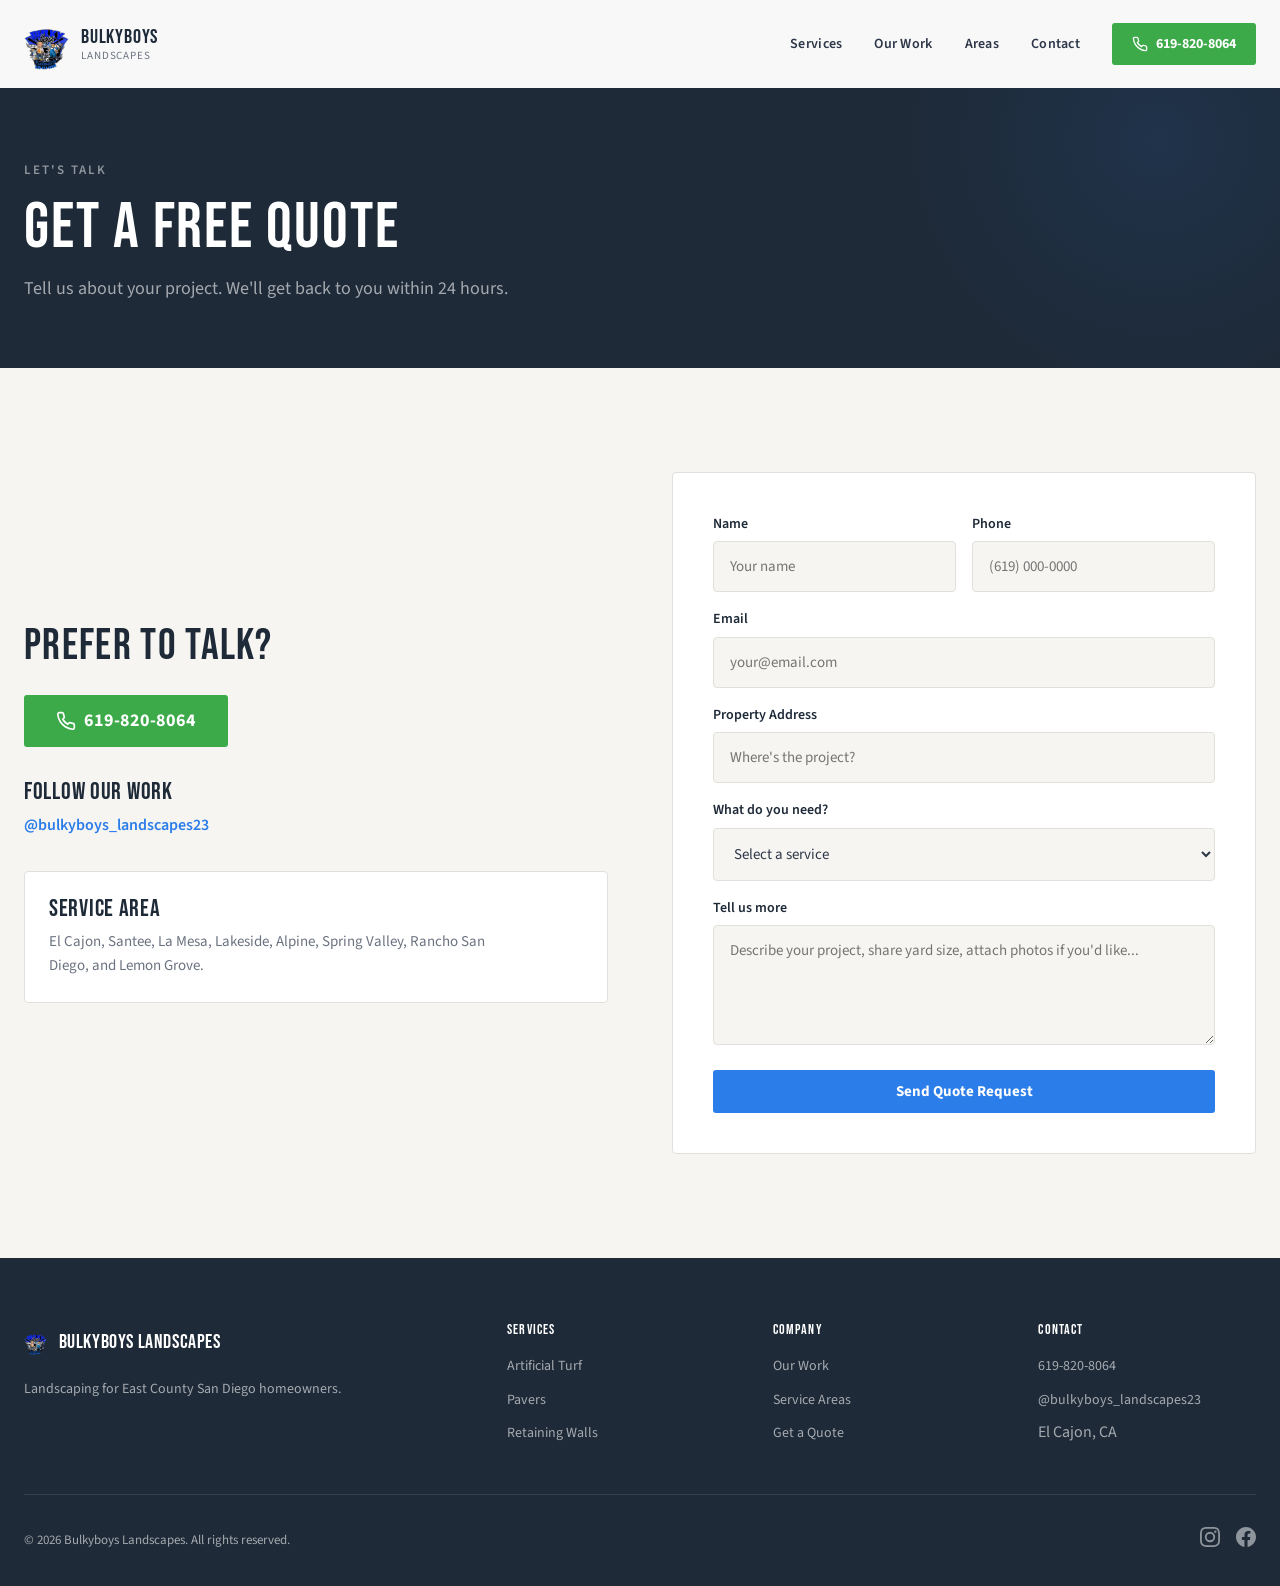
<file: contact.html>
<!DOCTYPE html>
<html lang="en">
<head>
  <meta charset="UTF-8">
  <meta name="viewport" content="width=device-width, initial-scale=1.0">
  <title>Get a Free Quote | Bulkyboys Landscapes - El Cajon, CA</title>
  <meta name="description" content="Request a free landscaping estimate from Bulkyboys Landscapes. Serving El Cajon, Santee, La Mesa and East County San Diego. Call 619-820-8064.">
  <link rel="preconnect" href="https://fonts.googleapis.com">
  <link rel="preconnect" href="https://fonts.gstatic.com" crossorigin>
  <link href="https://fonts.googleapis.com/css2?family=Bebas+Neue&family=Source+Sans+3:wght@400;600;700&display=swap" rel="stylesheet">
  <link rel="stylesheet" href="css/style.css">
  <link rel="icon" href="images/logo.png" type="image/png">
</head>
<body>

  <!-- Nav -->
  <nav class="nav">
    <div class="container nav-inner">
      <a href="index.html" class="nav-brand">
        <img src="images/logo.png" alt="Bulkyboys Landscapes" class="nav-logo">
        <span class="nav-brand-text">Bulkyboys<small>Landscapes</small></span>
      </a>
      <div class="desktop-nav">
        <a href="services.html" class="nav-link">Services</a>
        <a href="gallery.html" class="nav-link">Our Work</a>
        <a href="areas.html" class="nav-link">Areas</a>
        <a href="contact.html" class="nav-link">Contact</a>
        <a href="tel:6198208064" class="nav-cta"><svg width="16" height="16" fill="none" stroke="currentColor" stroke-width="2" stroke-linecap="round" stroke-linejoin="round" viewBox="0 0 24 24"><path d="M22 16.92v3a2 2 0 01-2.18 2 19.79 19.79 0 01-8.63-3.07 19.5 19.5 0 01-6-6 19.79 19.79 0 01-3.07-8.67A2 2 0 014.11 2h3a2 2 0 012 1.72c.127.96.361 1.903.7 2.81a2 2 0 01-.45 2.11L8.09 9.91a16 16 0 006 6l1.27-1.27a2 2 0 012.11-.45c.907.339 1.85.573 2.81.7A2 2 0 0122 16.92z"/></svg>619-820-8064</a>
      </div>
      <button class="hamburger" aria-label="Menu"><span></span><span></span><span></span></button>
    </div>
    <div class="mobile-menu">
      <a href="services.html">Services</a>
      <a href="gallery.html">Our Work</a>
      <a href="areas.html">Areas</a>
      <a href="contact.html">Contact</a>
      <a href="tel:6198208064" class="nav-cta"><svg width="16" height="16" fill="none" stroke="currentColor" stroke-width="2" stroke-linecap="round" stroke-linejoin="round" viewBox="0 0 24 24"><path d="M22 16.92v3a2 2 0 01-2.18 2 19.79 19.79 0 01-8.63-3.07 19.5 19.5 0 01-6-6 19.79 19.79 0 01-3.07-8.67A2 2 0 014.11 2h3a2 2 0 012 1.72c.127.96.361 1.903.7 2.81a2 2 0 01-.45 2.11L8.09 9.91a16 16 0 006 6l1.27-1.27a2 2 0 012.11-.45c.907.339 1.85.573 2.81.7A2 2 0 0122 16.92z"/></svg>619-820-8064</a>
    </div>
  </nav>

  <!-- Page Header -->
  <header class="page-header">
    <div class="container">
      <span class="eyebrow">Let's Talk</span>
      <h1>Get a Free Quote</h1>
      <p>Tell us about your project. We'll get back to you within 24 hours.</p>
    </div>
  </header>

  <!-- Contact Section -->
  <section class="section-lg">
    <div class="container">
      <div class="split">
        <!-- Info -->
        <div>
          <h2 style="margin-bottom: 1.5rem;">Prefer to talk?</h2>
          <div style="margin-bottom: 2rem;">
            <a href="tel:6198208064" class="btn btn-green" style="font-size: 1.125rem; padding: 1rem 2rem;">
              <svg width="20" height="20" fill="none" stroke="currentColor" stroke-width="2" stroke-linecap="round" stroke-linejoin="round" viewBox="0 0 24 24"><path d="M22 16.92v3a2 2 0 01-2.18 2 19.79 19.79 0 01-8.63-3.07 19.5 19.5 0 01-6-6 19.79 19.79 0 01-3.07-8.67A2 2 0 014.11 2h3a2 2 0 012 1.72c.127.96.361 1.903.7 2.81a2 2 0 01-.45 2.11L8.09 9.91a16 16 0 006 6l1.27-1.27a2 2 0 012.11-.45c.907.339 1.85.573 2.81.7A2 2 0 0122 16.92z"/></svg>
              619-820-8064
            </a>
          </div>

          <div style="margin-bottom: 2rem;">
            <h3 style="margin-bottom: 0.5rem;">Follow our work</h3>
            <a href="https://www.instagram.com/bulkyboys_landscapes23/" target="_blank" rel="noopener" style="color: var(--bb-blue); text-decoration: none; font-weight: 600;">@bulkyboys_landscapes23</a>
          </div>

          <div style="background: var(--bb-white); border-radius: 4px; padding: 1.5rem; border: 1px solid var(--bb-border);">
            <h3 style="margin-bottom: 0.5rem;">Service Area</h3>
            <p style="color: var(--bb-text-light); font-size: 0.9375rem; margin-bottom: 0;">El Cajon, Santee, La Mesa, Lakeside, Alpine, Spring Valley, Rancho San Diego, and Lemon Grove.</p>
          </div>
        </div>

        <!-- Form -->
        <div style="background: var(--bb-white); border-radius: 4px; padding: 2.5rem; border: 1px solid var(--bb-border);">
          <form id="contact-form">
            <div class="form-grid">
              <div>
                <label class="form-label" for="name">Name</label>
                <input type="text" id="name" name="name" class="form-input" placeholder="Your name" required>
              </div>
              <div>
                <label class="form-label" for="phone">Phone</label>
                <input type="tel" id="phone" name="phone" class="form-input" placeholder="(619) 000-0000" required>
              </div>
              <div class="form-full">
                <label class="form-label" for="email">Email</label>
                <input type="email" id="email" name="email" class="form-input" placeholder="your@email.com">
              </div>
              <div class="form-full">
                <label class="form-label" for="address">Property Address</label>
                <input type="text" id="address" name="address" class="form-input" placeholder="Where's the project?">
              </div>
              <div class="form-full">
                <label class="form-label" for="service">What do you need?</label>
                <select id="service" name="service" class="form-input">
                  <option value="">Select a service</option>
                  <option value="turf">Artificial Turf</option>
                  <option value="pavers">Pavers &amp; Hardscaping</option>
                  <option value="walls">Retaining Walls</option>
                  <option value="fencing">Fencing</option>
                  <option value="dg">DG &amp; River Rock</option>
                  <option value="renovation">Full Yard Renovation</option>
                  <option value="lighting">Low Voltage Lighting</option>
                  <option value="drainage">French Drains</option>
                  <option value="irrigation">Irrigation</option>
                  <option value="other">Other / Not Sure</option>
                </select>
              </div>
              <div class="form-full">
                <label class="form-label" for="message">Tell us more</label>
                <textarea id="message" name="message" class="form-input" rows="4" placeholder="Describe your project, share yard size, attach photos if you'd like..."></textarea>
              </div>
              <div class="form-full">
                <button type="submit" class="btn btn-primary" style="width: 100%; justify-content: center;">Send Quote Request</button>
              </div>
            </div>
          </form>
          <div class="form-success">
            <svg width="64" height="64" fill="none" stroke="var(--bb-green)" stroke-width="2" stroke-linecap="round" stroke-linejoin="round" viewBox="0 0 24 24" style="margin: 0 auto 1rem;"><path d="M22 11.08V12a10 10 0 11-5.93-9.14"/><polyline points="22 4 12 14.01 9 11.01"/></svg>
            <h3>Thanks! We got your request.</h3>
            <p style="color: var(--bb-text-light);">We'll get back to you within 24 hours. If you need us sooner, call <a href="tel:6198208064" style="color: var(--bb-blue); font-weight: 600;">619-820-8064</a>.</p>
          </div>
        </div>
      </div>
    </div>
  </section>

  <!-- Footer -->
  <footer class="footer">
    <div class="container">
      <div class="footer-grid">
        <div>
          <div style="display:flex;align-items:center;gap:0.75rem;margin-bottom:1rem;">
            <img src="images/logo.png" alt="Bulkyboys" style="height:40px;width:auto;border-radius:4px;">
            <span style="font-family:var(--font-heading);font-weight:400;color:#fff;font-size:1.25rem;letter-spacing:0.03em;">Bulkyboys Landscapes</span>
          </div>
          <p>Landscaping for East County San Diego homeowners.</p>
        </div>
        <div><h4>Services</h4><ul class="footer-links"><li><a href="services.html">Artificial Turf</a></li><li><a href="services.html">Pavers</a></li><li><a href="services.html">Retaining Walls</a></li></ul></div>
        <div><h4>Company</h4><ul class="footer-links"><li><a href="gallery.html">Our Work</a></li><li><a href="areas.html">Service Areas</a></li><li><a href="contact.html">Get a Quote</a></li></ul></div>
        <div><h4>Contact</h4><ul class="footer-links"><li><a href="tel:6198208064">619-820-8064</a></li><li><a href="https://www.instagram.com/bulkyboys_landscapes23/" target="_blank" rel="noopener">@bulkyboys_landscapes23</a></li><li>El Cajon, CA</li></ul></div>
      </div>
      <div class="footer-bottom">
        <span>&copy; 2026 Bulkyboys Landscapes. All rights reserved.</span>
        <div class="footer-social">
          <a href="https://www.instagram.com/bulkyboys_landscapes23/" target="_blank" rel="noopener" aria-label="Instagram"><svg width="20" height="20" fill="currentColor" viewBox="0 0 24 24"><path d="M12 2.163c3.204 0 3.584.012 4.85.07 3.252.148 4.771 1.691 4.919 4.919.058 1.265.069 1.645.069 4.849 0 3.205-.012 3.584-.069 4.849-.149 3.225-1.664 4.771-4.919 4.919-1.266.058-1.644.07-4.85.07-3.204 0-3.584-.012-4.849-.07-3.26-.149-4.771-1.699-4.919-4.92-.058-1.265-.07-1.644-.07-4.849 0-3.204.013-3.583.07-4.849.149-3.227 1.664-4.771 4.919-4.919 1.266-.057 1.645-.069 4.849-.069zM12 0C8.741 0 8.333.014 7.053.072 2.695.272.273 2.69.073 7.052.014 8.333 0 8.741 0 12c0 3.259.014 3.668.072 4.948.2 4.358 2.618 6.78 6.98 6.98C8.333 23.986 8.741 24 12 24c3.259 0 3.668-.014 4.948-.072 4.354-.2 6.782-2.618 6.979-6.98.059-1.28.073-1.689.073-4.948 0-3.259-.014-3.667-.072-4.947-.196-4.354-2.617-6.78-6.979-6.98C15.668.014 15.259 0 12 0zm0 5.838a6.162 6.162 0 100 12.324 6.162 6.162 0 000-12.324zM12 16a4 4 0 110-8 4 4 0 010 8zm6.406-11.845a1.44 1.44 0 100 2.881 1.44 1.44 0 000-2.881z"/></svg></a>
          <a href="https://www.facebook.com/BulkyboysLandscapes" target="_blank" rel="noopener" aria-label="Facebook"><svg width="20" height="20" fill="currentColor" viewBox="0 0 24 24"><path d="M24 12.073c0-6.627-5.373-12-12-12s-12 5.373-12 12c0 5.99 4.388 10.954 10.125 11.854v-8.385H7.078v-3.47h3.047V9.43c0-3.007 1.792-4.669 4.533-4.669 1.312 0 2.686.235 2.686.235v2.953H15.83c-1.491 0-1.956.925-1.956 1.874v2.25h3.328l-.532 3.47h-2.796v8.385C19.612 23.027 24 18.062 24 12.073z"/></svg></a>
        </div>
      </div>
    </div>
  </footer>

  <div class="sticky-cta">
    <span class="sticky-cta-text">Free Estimates</span>
    <a href="tel:6198208064" class="btn btn-green"><svg width="16" height="16" fill="none" stroke="currentColor" stroke-width="2" stroke-linecap="round" stroke-linejoin="round" viewBox="0 0 24 24"><path d="M22 16.92v3a2 2 0 01-2.18 2 19.79 19.79 0 01-8.63-3.07 19.5 19.5 0 01-6-6 19.79 19.79 0 01-3.07-8.67A2 2 0 014.11 2h3a2 2 0 012 1.72c.127.96.361 1.903.7 2.81a2 2 0 01-.45 2.11L8.09 9.91a16 16 0 006 6l1.27-1.27a2 2 0 012.11-.45c.907.339 1.85.573 2.81.7A2 2 0 0122 16.92z"/></svg>Call 619-820-8064</a>
  </div>

  <script src="js/main.js"></script>
</body>
</html>
</file>
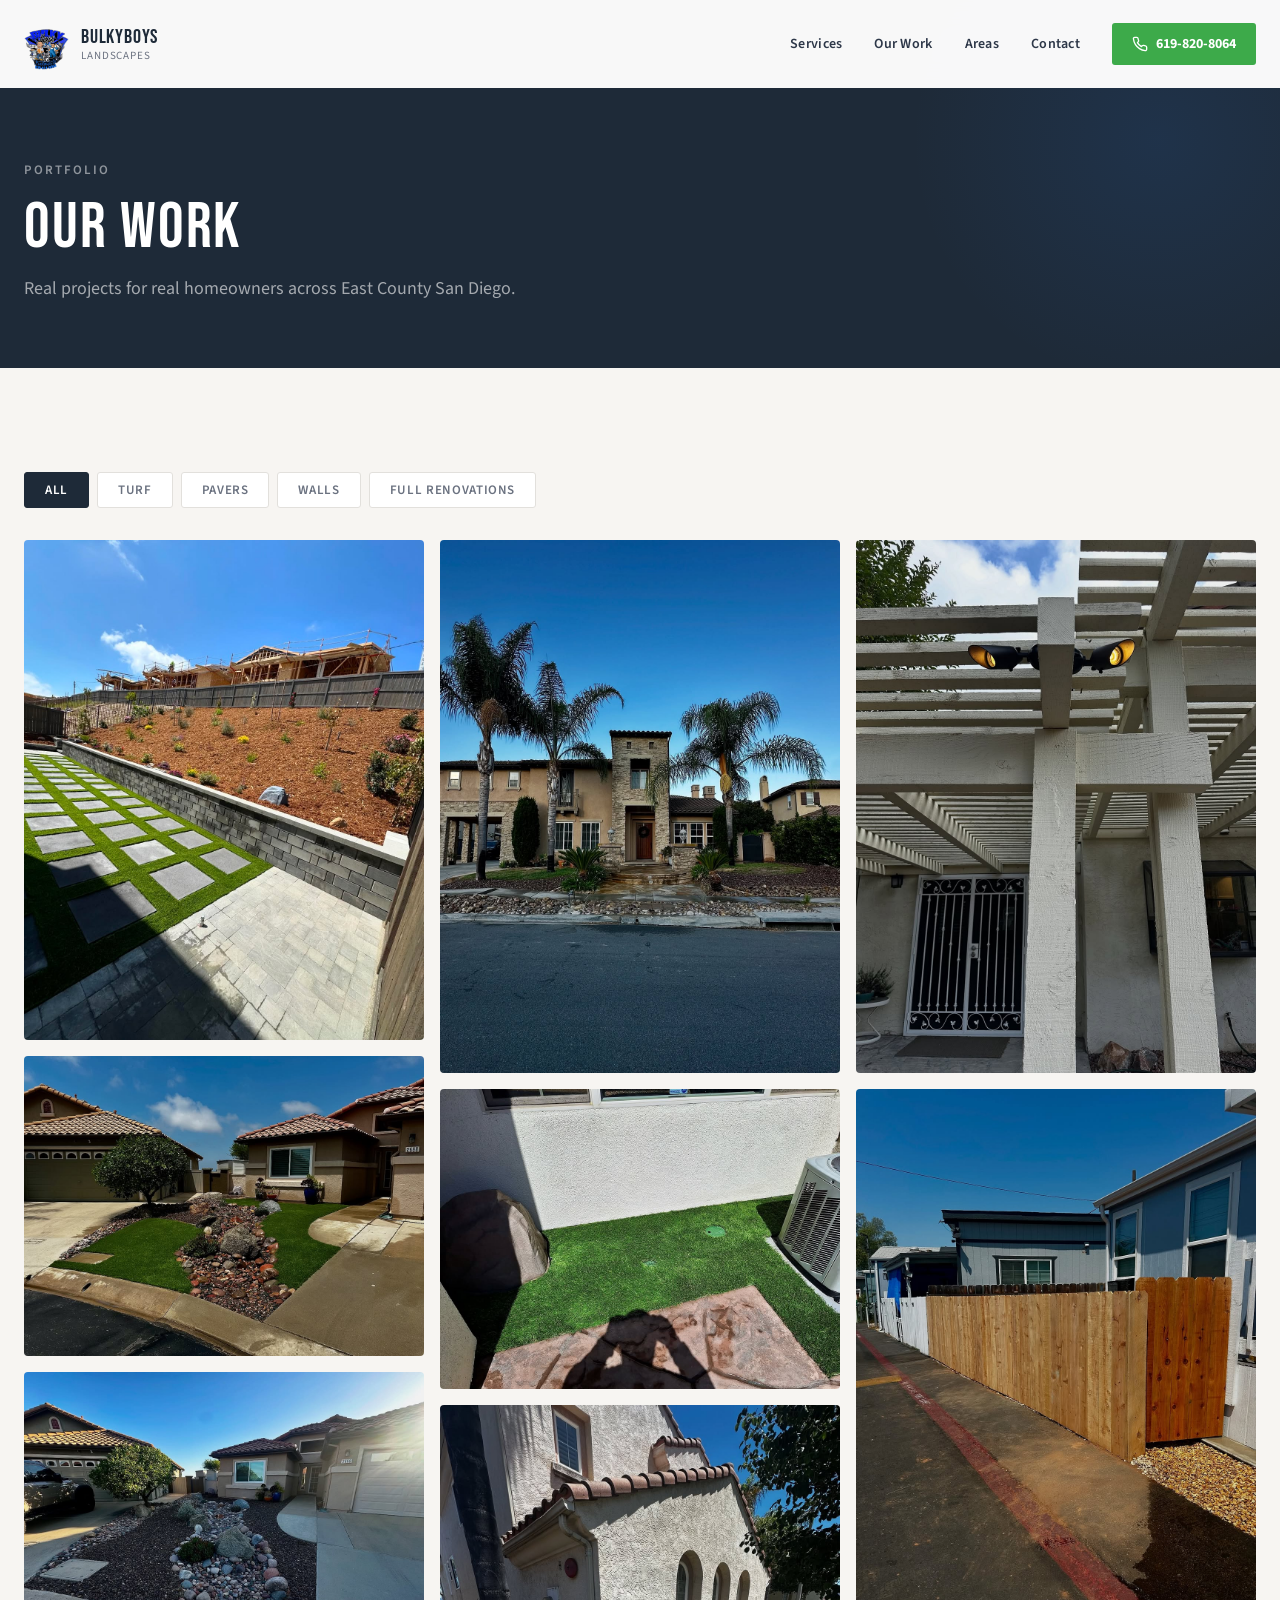
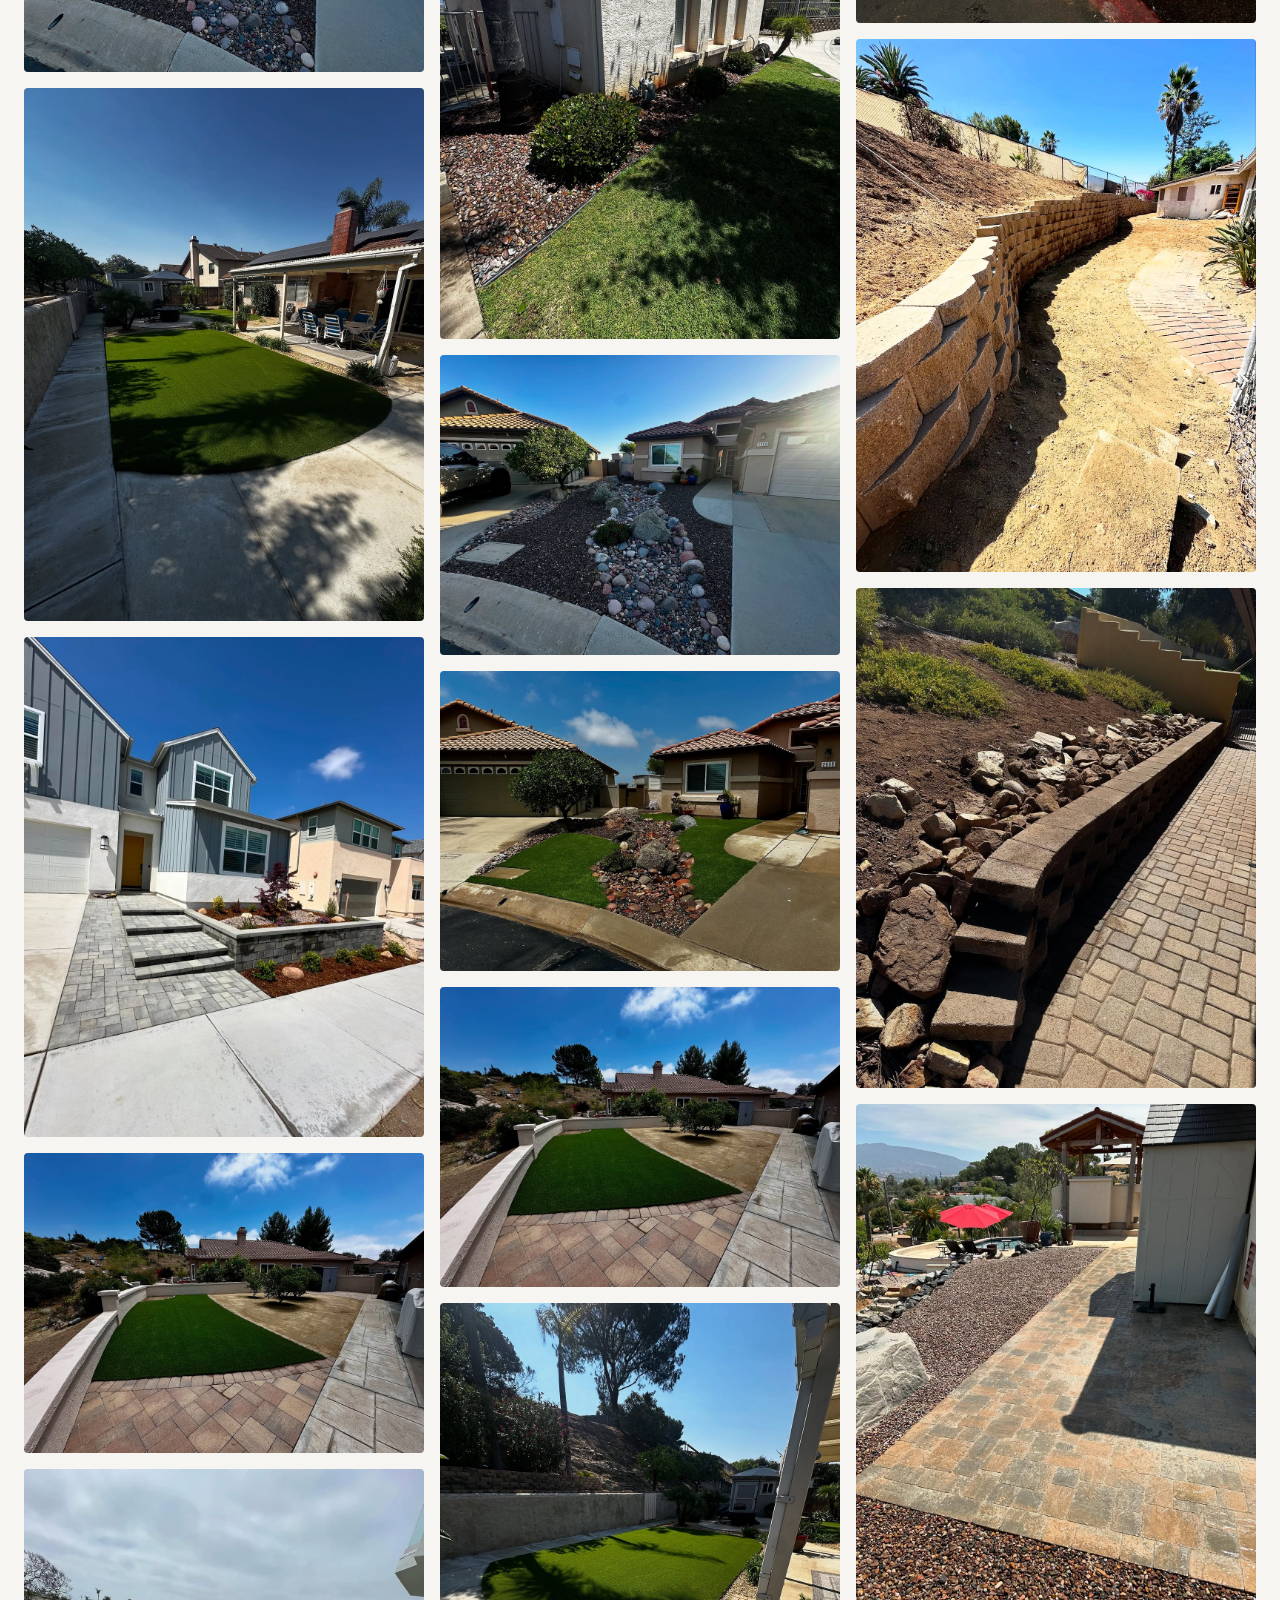
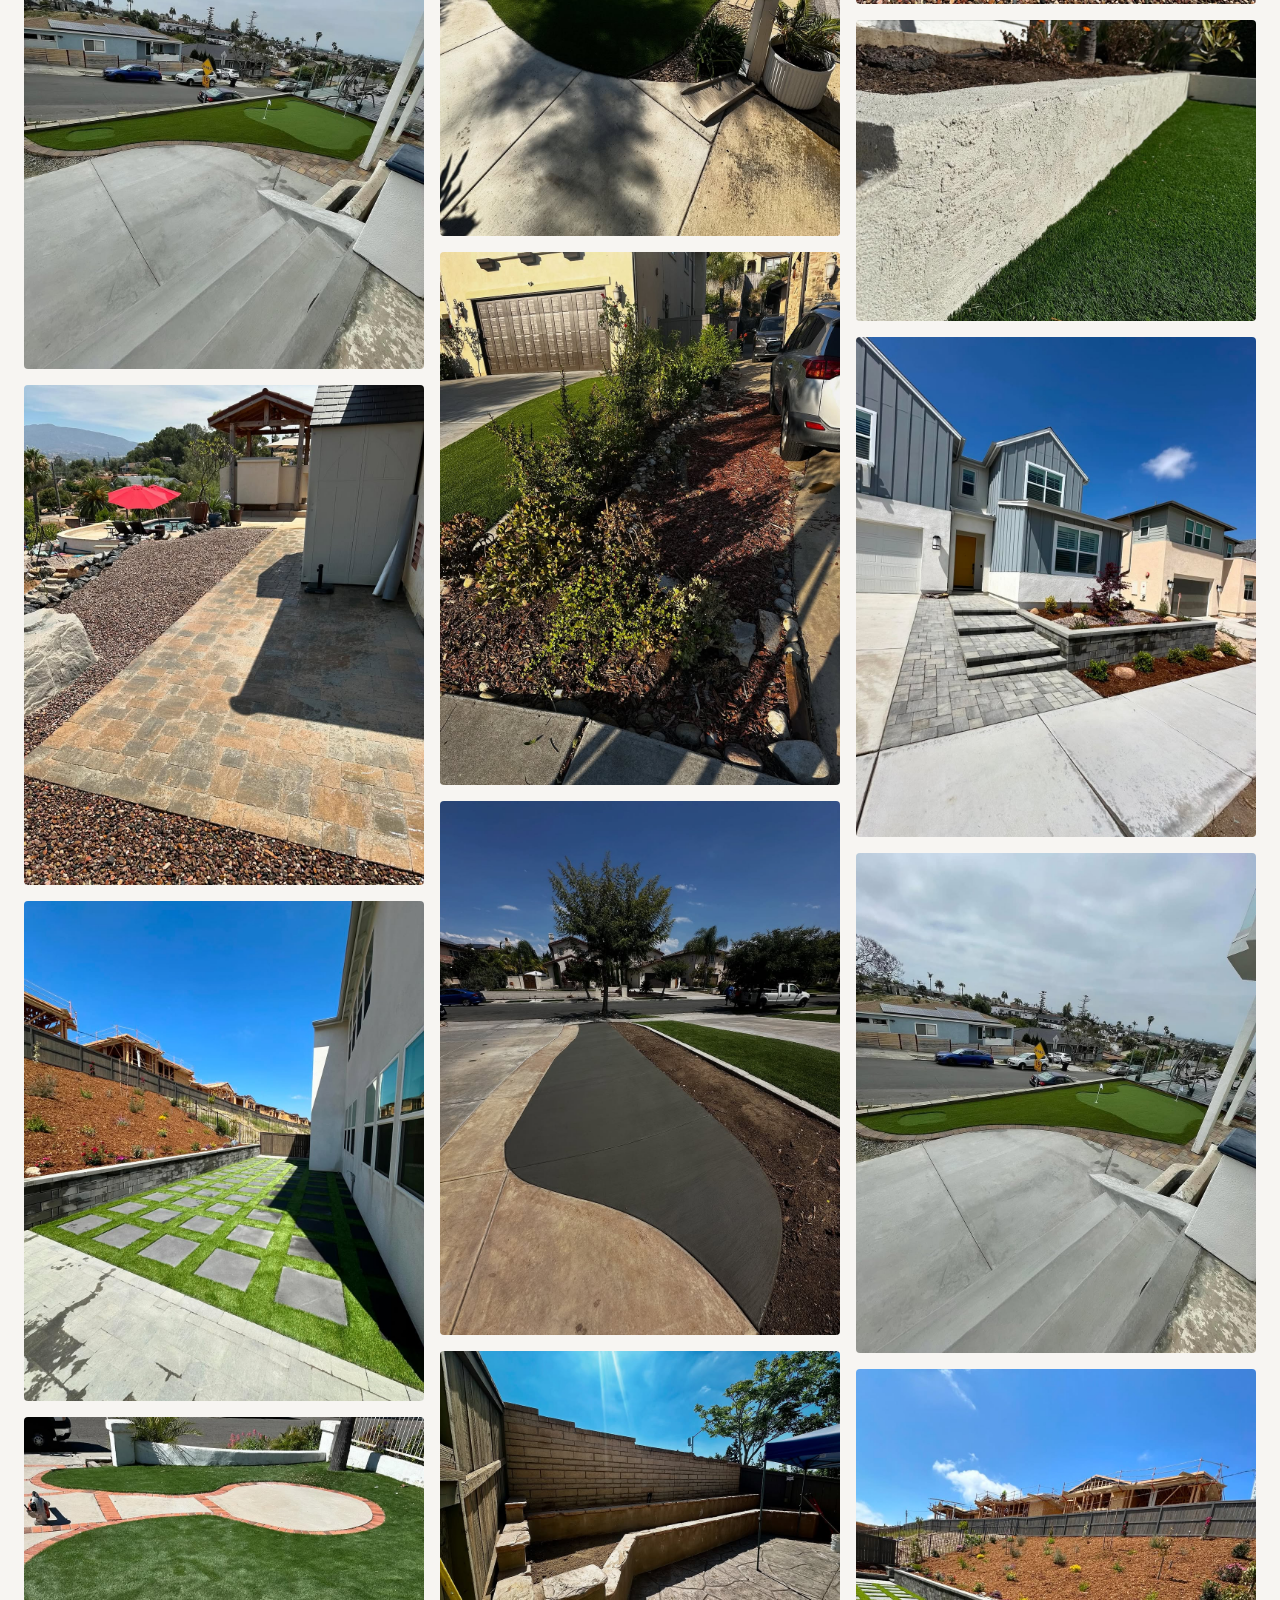
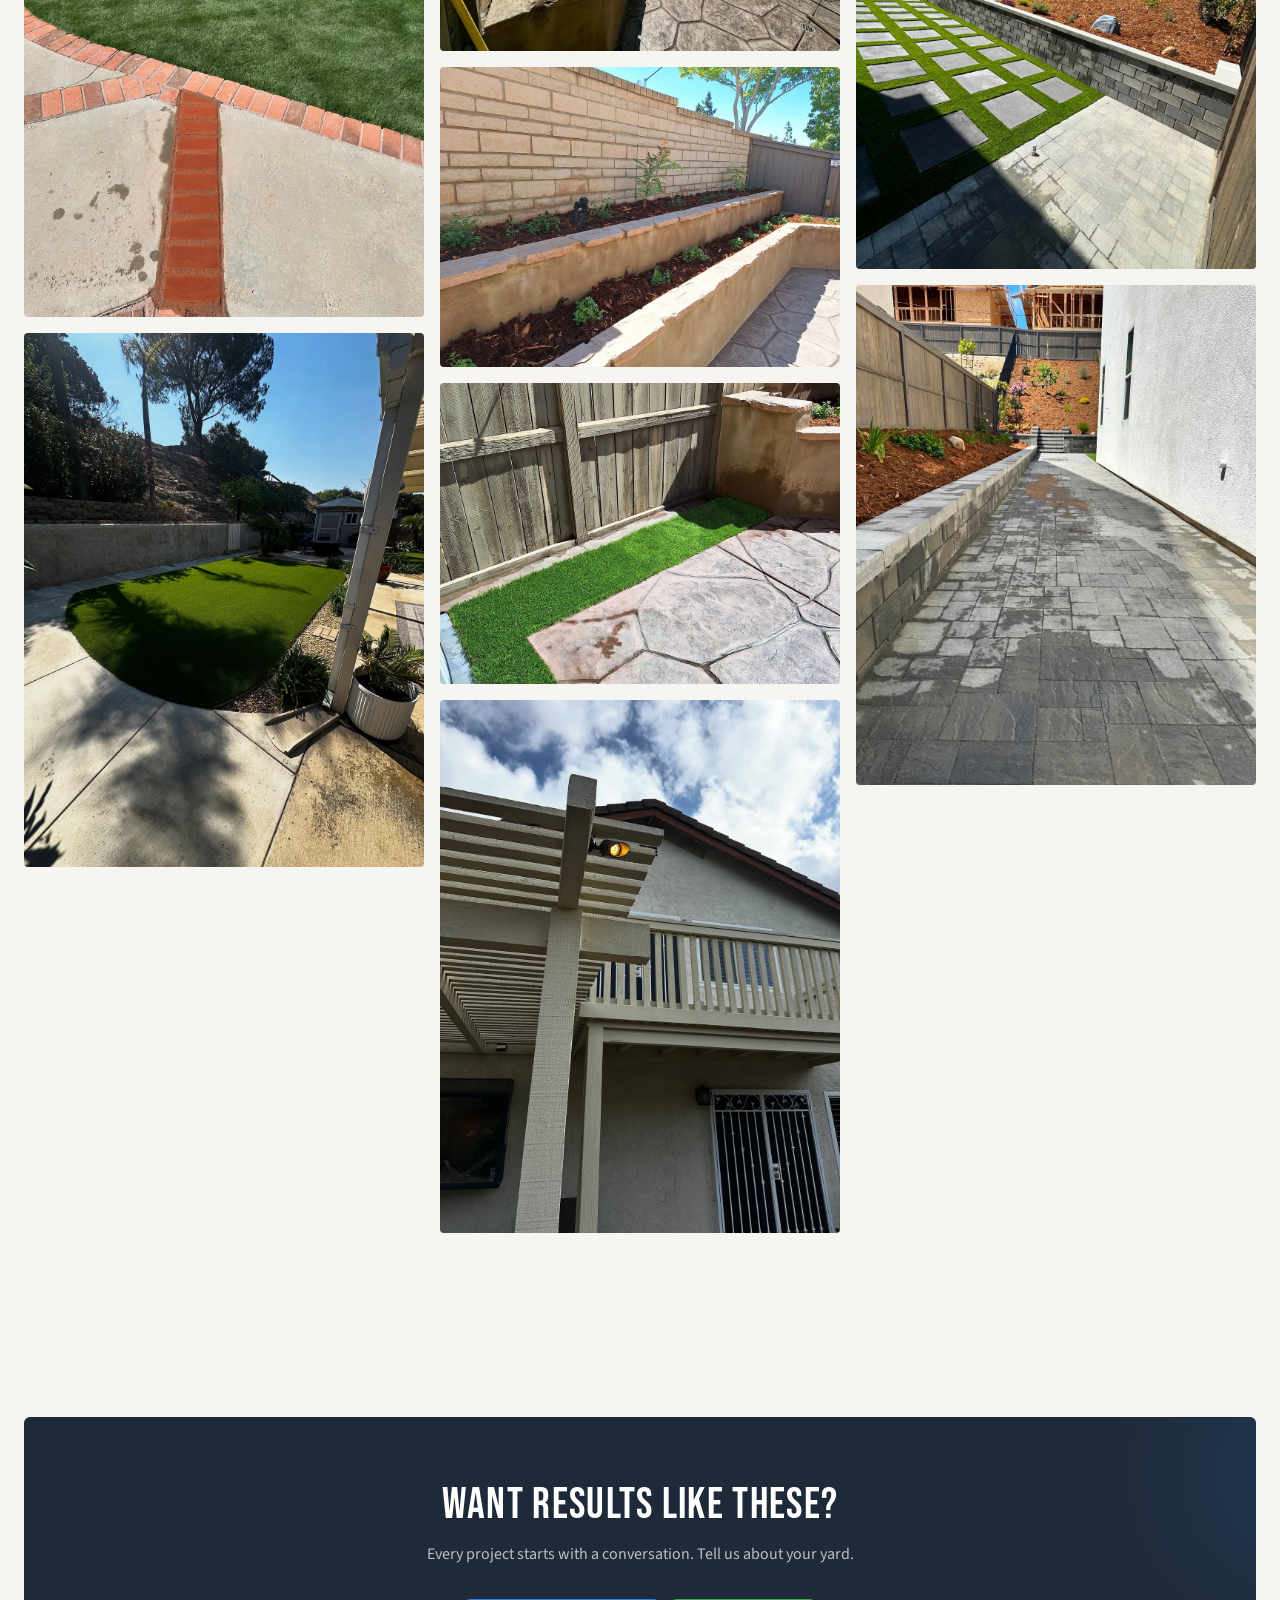
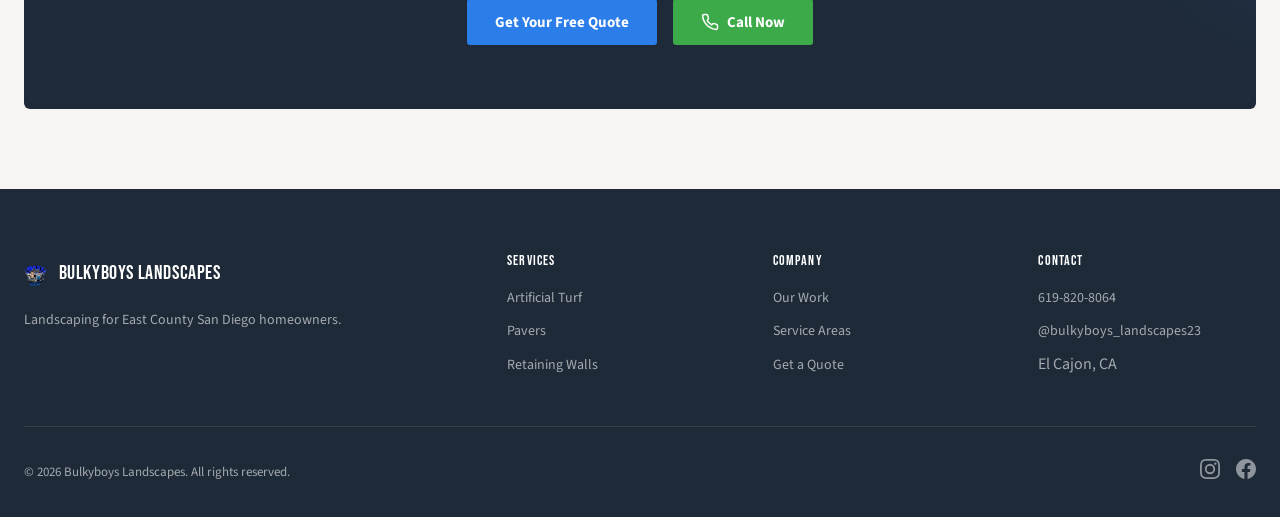
<file: gallery.html>
<!DOCTYPE html>
<html lang="en">
<head>
  <meta charset="UTF-8">
  <meta name="viewport" content="width=device-width, initial-scale=1.0">
  <title>Our Work | Bulkyboys Landscapes - Project Gallery</title>
  <meta name="description" content="Browse completed landscaping projects from Bulkyboys Landscapes. Artificial turf, pavers, retaining walls, and full yard renovations in East County San Diego.">
  <link rel="preconnect" href="https://fonts.googleapis.com">
  <link rel="preconnect" href="https://fonts.gstatic.com" crossorigin>
  <link href="https://fonts.googleapis.com/css2?family=Bebas+Neue&family=Source+Sans+3:wght@400;600;700&display=swap" rel="stylesheet">
  <link rel="stylesheet" href="css/style.css">
  <link rel="icon" href="images/logo.png" type="image/png">
</head>
<body>

  <!-- Nav -->
  <nav class="nav">
    <div class="container nav-inner">
      <a href="index.html" class="nav-brand">
        <img src="images/logo.png" alt="Bulkyboys Landscapes" class="nav-logo">
        <span class="nav-brand-text">Bulkyboys<small>Landscapes</small></span>
      </a>
      <div class="desktop-nav">
        <a href="services.html" class="nav-link">Services</a>
        <a href="gallery.html" class="nav-link">Our Work</a>
        <a href="areas.html" class="nav-link">Areas</a>
        <a href="contact.html" class="nav-link">Contact</a>
        <a href="tel:6198208064" class="nav-cta"><svg width="16" height="16" fill="none" stroke="currentColor" stroke-width="2" stroke-linecap="round" stroke-linejoin="round" viewBox="0 0 24 24"><path d="M22 16.92v3a2 2 0 01-2.18 2 19.79 19.79 0 01-8.63-3.07 19.5 19.5 0 01-6-6 19.79 19.79 0 01-3.07-8.67A2 2 0 014.11 2h3a2 2 0 012 1.72c.127.96.361 1.903.7 2.81a2 2 0 01-.45 2.11L8.09 9.91a16 16 0 006 6l1.27-1.27a2 2 0 012.11-.45c.907.339 1.85.573 2.81.7A2 2 0 0122 16.92z"/></svg>619-820-8064</a>
      </div>
      <button class="hamburger" aria-label="Menu"><span></span><span></span><span></span></button>
    </div>
    <div class="mobile-menu">
      <a href="services.html">Services</a>
      <a href="gallery.html">Our Work</a>
      <a href="areas.html">Areas</a>
      <a href="contact.html">Contact</a>
      <a href="tel:6198208064" class="nav-cta"><svg width="16" height="16" fill="none" stroke="currentColor" stroke-width="2" stroke-linecap="round" stroke-linejoin="round" viewBox="0 0 24 24"><path d="M22 16.92v3a2 2 0 01-2.18 2 19.79 19.79 0 01-8.63-3.07 19.5 19.5 0 01-6-6 19.79 19.79 0 01-3.07-8.67A2 2 0 014.11 2h3a2 2 0 012 1.72c.127.96.361 1.903.7 2.81a2 2 0 01-.45 2.11L8.09 9.91a16 16 0 006 6l1.27-1.27a2 2 0 012.11-.45c.907.339 1.85.573 2.81.7A2 2 0 0122 16.92z"/></svg>619-820-8064</a>
    </div>
  </nav>

  <!-- Page Header -->
  <header class="page-header">
    <div class="container">
      <span class="eyebrow">Portfolio</span>
      <h1>Our Work</h1>
      <p>Real projects for real homeowners across East County San Diego.</p>
    </div>
  </header>

  <!-- Gallery -->
  <section class="section-lg">
    <div class="container">

      <!-- Filter Buttons -->
      <div class="gallery-filters">
        <button class="filter-btn active" data-filter="all">All</button>
        <button class="filter-btn" data-filter="turf">Turf</button>
        <button class="filter-btn" data-filter="pavers">Pavers</button>
        <button class="filter-btn" data-filter="walls">Walls</button>
        <button class="filter-btn" data-filter="renovation">Full Renovations</button>
      </div>

      <!-- Masonry Gallery -->
      <div class="gallery-masonry" id="gallery">

        <!-- Portfolio images -->
        <div class="gallery-item" data-category="renovation">
          <img src="images/portfolio/hero-turf-steps.jpg" alt="Stepping stones in artificial turf with retaining wall" loading="lazy">
          <div class="gallery-item-label">Turf, Stepping Stones &amp; Wall</div>
        </div>
        <div class="gallery-item" data-category="turf">
          <img src="images/portfolio/front-yard-turf-creek.jpg" alt="Front yard artificial turf with river rock dry creek bed" loading="lazy">
          <div class="gallery-item-label">Front Yard Turf &amp; Creek Bed</div>
        </div>
        <div class="gallery-item" data-category="renovation">
          <img src="images/portfolio/xeriscaping-front.jpg" alt="Front yard xeriscaping with dark gravel and river rock" loading="lazy">
          <div class="gallery-item-label">Xeriscaping &amp; River Rock</div>
        </div>
        <div class="gallery-item" data-category="renovation">
          <img src="images/portfolio/full-backyard-turf.jpg" alt="Full backyard with turf, retaining wall, fire pit" loading="lazy">
          <div class="gallery-item-label">Full Backyard Renovation</div>
        </div>
        <div class="gallery-item" data-category="pavers">
          <img src="images/portfolio/modern-paver-steps.jpg" alt="Modern paver steps with raised planter bed" loading="lazy">
          <div class="gallery-item-label">Paver Steps &amp; Planters</div>
        </div>
        <div class="gallery-item" data-category="turf">
          <img src="images/portfolio/hillside-turf-pavers.jpg" alt="Hillside property with turf and paver patio" loading="lazy">
          <div class="gallery-item-label">Hillside Turf &amp; Pavers</div>
        </div>
        <div class="gallery-item" data-category="turf">
          <img src="images/portfolio/putting-green.jpg" alt="Custom putting green with paver border" loading="lazy">
          <div class="gallery-item-label">Custom Putting Green</div>
        </div>
        <div class="gallery-item" data-category="pavers">
          <img src="images/portfolio/paver-walkway-pool.jpg" alt="Paver walkway by pool area" loading="lazy">
          <div class="gallery-item-label">Paver Walkway &amp; Pool</div>
        </div>
        <div class="gallery-item" data-category="walls">
          <img src="images/portfolio/turf-pavers-wall.jpg" alt="Turf and paver patio with retaining wall" loading="lazy">
          <div class="gallery-item-label">Turf, Pavers &amp; Wall</div>
        </div>
        <div class="gallery-item" data-category="turf">
          <img src="images/portfolio/brick-border-turf.jpg" alt="Custom brick-bordered turf" loading="lazy">
          <div class="gallery-item-label">Custom Brick Border Design</div>
        </div>
        <div class="gallery-item" data-category="walls">
          <img src="images/portfolio/backyard-turf-wall.jpg" alt="Backyard artificial turf with retaining wall" loading="lazy">
          <div class="gallery-item-label">Backyard Turf &amp; Wall</div>
        </div>
        <div class="gallery-item" data-category="renovation">
          <img src="images/portfolio/curb-appeal-mediterranean.jpg" alt="Mediterranean home curb appeal" loading="lazy">
          <div class="gallery-item-label">Front Yard Curb Appeal</div>
        </div>
        <div class="gallery-item" data-category="pavers">
          <img src="images/portfolio/stamped-concrete-planters.jpg" alt="Stamped concrete patio with planters" loading="lazy">
          <div class="gallery-item-label">Stamped Concrete &amp; Planters</div>
        </div>

        <!-- Facebook project images (visually verified) -->
        <div class="gallery-item" data-category="renovation">
          <img src="images/portfolio/fb-4.jpg" alt="Side yard with river rock and plantings" loading="lazy">
        </div>
        <div class="gallery-item" data-category="renovation">
          <img src="images/portfolio/fb-8.jpg" alt="Front yard xeriscaping with decomposed granite" loading="lazy">
        </div>
        <div class="gallery-item" data-category="turf">
          <img src="images/portfolio/fb-11.jpg" alt="Front yard artificial turf with river rock border" loading="lazy">
        </div>
        <div class="gallery-item" data-category="renovation">
          <img src="images/portfolio/fb-12.jpg" alt="Backyard with turf, pavers, and retaining wall" loading="lazy">
        </div>
        <div class="gallery-item" data-category="turf">
          <img src="images/portfolio/fb-16.jpg" alt="Lush backyard artificial turf with retaining wall" loading="lazy">
        </div>
        <div class="gallery-item" data-category="walls">
          <img src="images/portfolio/fb-22.jpg" alt="Raised planter beds with mulch and plantings" loading="lazy">
        </div>
        <div class="gallery-item" data-category="pavers">
          <img src="images/portfolio/fb-25.jpg" alt="Fresh concrete walkway with artificial turf" loading="lazy">
        </div>
        <div class="gallery-item" data-category="walls">
          <img src="images/portfolio/fb-28.jpg" alt="Stamped concrete patio with stone planter walls" loading="lazy">
        </div>
        <div class="gallery-item" data-category="walls">
          <img src="images/portfolio/fb-30.jpg" alt="Raised stone planter beds with stamped concrete patio" loading="lazy">
        </div>
        <div class="gallery-item" data-category="turf">
          <img src="images/portfolio/fb-33.jpg" alt="Small turf patch with stamped concrete patio" loading="lazy">
        </div>
        <div class="gallery-item" data-category="renovation">
          <img src="images/portfolio/fb-38.jpg" alt="Pergola with landscape lighting" loading="lazy">
        </div>
        <div class="gallery-item" data-category="renovation">
          <img src="images/portfolio/fb-40.jpg" alt="Pergola with dual light fixtures" loading="lazy">
        </div>
        <div class="gallery-item" data-category="renovation">
          <img src="images/portfolio/fb-42.jpg" alt="Wood privacy fence installation" loading="lazy">
        </div>
        <div class="gallery-item" data-category="walls">
          <img src="images/portfolio/fb-48.jpg" alt="Hillside retaining wall" loading="lazy">
        </div>
        <div class="gallery-item" data-category="walls">
          <img src="images/portfolio/fb-75.jpg" alt="Retaining wall with paver walkway" loading="lazy">
        </div>
        <div class="gallery-item" data-category="pavers">
          <img src="images/portfolio/fb-85.jpg" alt="Paver walkway with gravel and pool area" loading="lazy">
        </div>
        <div class="gallery-item" data-category="walls">
          <img src="images/portfolio/fb-95.jpg" alt="Stucco retaining wall with artificial turf" loading="lazy">
        </div>
        <div class="gallery-item" data-category="pavers">
          <img src="images/portfolio/fb-110.jpg" alt="Paver steps and planters at new construction" loading="lazy">
        </div>
        <div class="gallery-item" data-category="turf">
          <img src="images/portfolio/fb-115.jpg" alt="Putting green with paver steps" loading="lazy">
        </div>
        <div class="gallery-item" data-category="renovation">
          <img src="images/portfolio/fb-120.jpg" alt="Stepping stones, turf, wall, and pavers" loading="lazy">
        </div>
        <div class="gallery-item" data-category="pavers">
          <img src="images/portfolio/fb-125.jpg" alt="Paver walkway with retaining wall and mulch beds" loading="lazy">
        </div>

      </div>
    </div>
  </section>

  <!-- CTA -->
  <section class="section" style="background: var(--bb-warm);">
    <div class="container">
      <div class="cta-banner">
        <h2>Want results like these?</h2>
        <p>Every project starts with a conversation. Tell us about your yard.</p>
        <div class="cta-actions">
          <a href="contact.html" class="btn btn-primary">Get Your Free Quote</a>
          <a href="tel:6198208064" class="btn btn-green"><svg width="18" height="18" fill="none" stroke="currentColor" stroke-width="2" stroke-linecap="round" stroke-linejoin="round" viewBox="0 0 24 24"><path d="M22 16.92v3a2 2 0 01-2.18 2 19.79 19.79 0 01-8.63-3.07 19.5 19.5 0 01-6-6 19.79 19.79 0 01-3.07-8.67A2 2 0 014.11 2h3a2 2 0 012 1.72c.127.96.361 1.903.7 2.81a2 2 0 01-.45 2.11L8.09 9.91a16 16 0 006 6l1.27-1.27a2 2 0 012.11-.45c.907.339 1.85.573 2.81.7A2 2 0 0122 16.92z"/></svg>Call Now</a>
        </div>
      </div>
    </div>
  </section>

  <!-- Footer -->
  <footer class="footer">
    <div class="container">
      <div class="footer-grid">
        <div>
          <div style="display:flex;align-items:center;gap:0.75rem;margin-bottom:1rem;">
            <img src="images/logo.png" alt="Bulkyboys" style="height:40px;width:auto;border-radius:4px;">
            <span style="font-family:var(--font-heading);font-weight:400;color:#fff;font-size:1.25rem;letter-spacing:0.03em;">Bulkyboys Landscapes</span>
          </div>
          <p>Landscaping for East County San Diego homeowners.</p>
        </div>
        <div><h4>Services</h4><ul class="footer-links"><li><a href="services.html">Artificial Turf</a></li><li><a href="services.html">Pavers</a></li><li><a href="services.html">Retaining Walls</a></li></ul></div>
        <div><h4>Company</h4><ul class="footer-links"><li><a href="gallery.html">Our Work</a></li><li><a href="areas.html">Service Areas</a></li><li><a href="contact.html">Get a Quote</a></li></ul></div>
        <div><h4>Contact</h4><ul class="footer-links"><li><a href="tel:6198208064">619-820-8064</a></li><li><a href="https://www.instagram.com/bulkyboys_landscapes23/" target="_blank" rel="noopener">@bulkyboys_landscapes23</a></li><li>El Cajon, CA</li></ul></div>
      </div>
      <div class="footer-bottom">
        <span>&copy; 2026 Bulkyboys Landscapes. All rights reserved.</span>
        <div class="footer-social">
          <a href="https://www.instagram.com/bulkyboys_landscapes23/" target="_blank" rel="noopener" aria-label="Instagram"><svg width="20" height="20" fill="currentColor" viewBox="0 0 24 24"><path d="M12 2.163c3.204 0 3.584.012 4.85.07 3.252.148 4.771 1.691 4.919 4.919.058 1.265.069 1.645.069 4.849 0 3.205-.012 3.584-.069 4.849-.149 3.225-1.664 4.771-4.919 4.919-1.266.058-1.644.07-4.85.07-3.204 0-3.584-.012-4.849-.07-3.26-.149-4.771-1.699-4.919-4.92-.058-1.265-.07-1.644-.07-4.849 0-3.204.013-3.583.07-4.849.149-3.227 1.664-4.771 4.919-4.919 1.266-.057 1.645-.069 4.849-.069zM12 0C8.741 0 8.333.014 7.053.072 2.695.272.273 2.69.073 7.052.014 8.333 0 8.741 0 12c0 3.259.014 3.668.072 4.948.2 4.358 2.618 6.78 6.98 6.98C8.333 23.986 8.741 24 12 24c3.259 0 3.668-.014 4.948-.072 4.354-.2 6.782-2.618 6.979-6.98.059-1.28.073-1.689.073-4.948 0-3.259-.014-3.667-.072-4.947-.196-4.354-2.617-6.78-6.979-6.98C15.668.014 15.259 0 12 0zm0 5.838a6.162 6.162 0 100 12.324 6.162 6.162 0 000-12.324zM12 16a4 4 0 110-8 4 4 0 010 8zm6.406-11.845a1.44 1.44 0 100 2.881 1.44 1.44 0 000-2.881z"/></svg></a>
          <a href="https://www.facebook.com/BulkyboysLandscapes" target="_blank" rel="noopener" aria-label="Facebook"><svg width="20" height="20" fill="currentColor" viewBox="0 0 24 24"><path d="M24 12.073c0-6.627-5.373-12-12-12s-12 5.373-12 12c0 5.99 4.388 10.954 10.125 11.854v-8.385H7.078v-3.47h3.047V9.43c0-3.007 1.792-4.669 4.533-4.669 1.312 0 2.686.235 2.686.235v2.953H15.83c-1.491 0-1.956.925-1.956 1.874v2.25h3.328l-.532 3.47h-2.796v8.385C19.612 23.027 24 18.062 24 12.073z"/></svg></a>
        </div>
      </div>
    </div>
  </footer>

  <div class="sticky-cta">
    <span class="sticky-cta-text">Free Estimates</span>
    <a href="tel:6198208064" class="btn btn-green"><svg width="16" height="16" fill="none" stroke="currentColor" stroke-width="2" stroke-linecap="round" stroke-linejoin="round" viewBox="0 0 24 24"><path d="M22 16.92v3a2 2 0 01-2.18 2 19.79 19.79 0 01-8.63-3.07 19.5 19.5 0 01-6-6 19.79 19.79 0 01-3.07-8.67A2 2 0 014.11 2h3a2 2 0 012 1.72c.127.96.361 1.903.7 2.81a2 2 0 01-.45 2.11L8.09 9.91a16 16 0 006 6l1.27-1.27a2 2 0 012.11-.45c.907.339 1.85.573 2.81.7A2 2 0 0122 16.92z"/></svg>Call 619-820-8064</a>
  </div>

  <script src="js/main.js"></script>
</body>
</html>
</file>
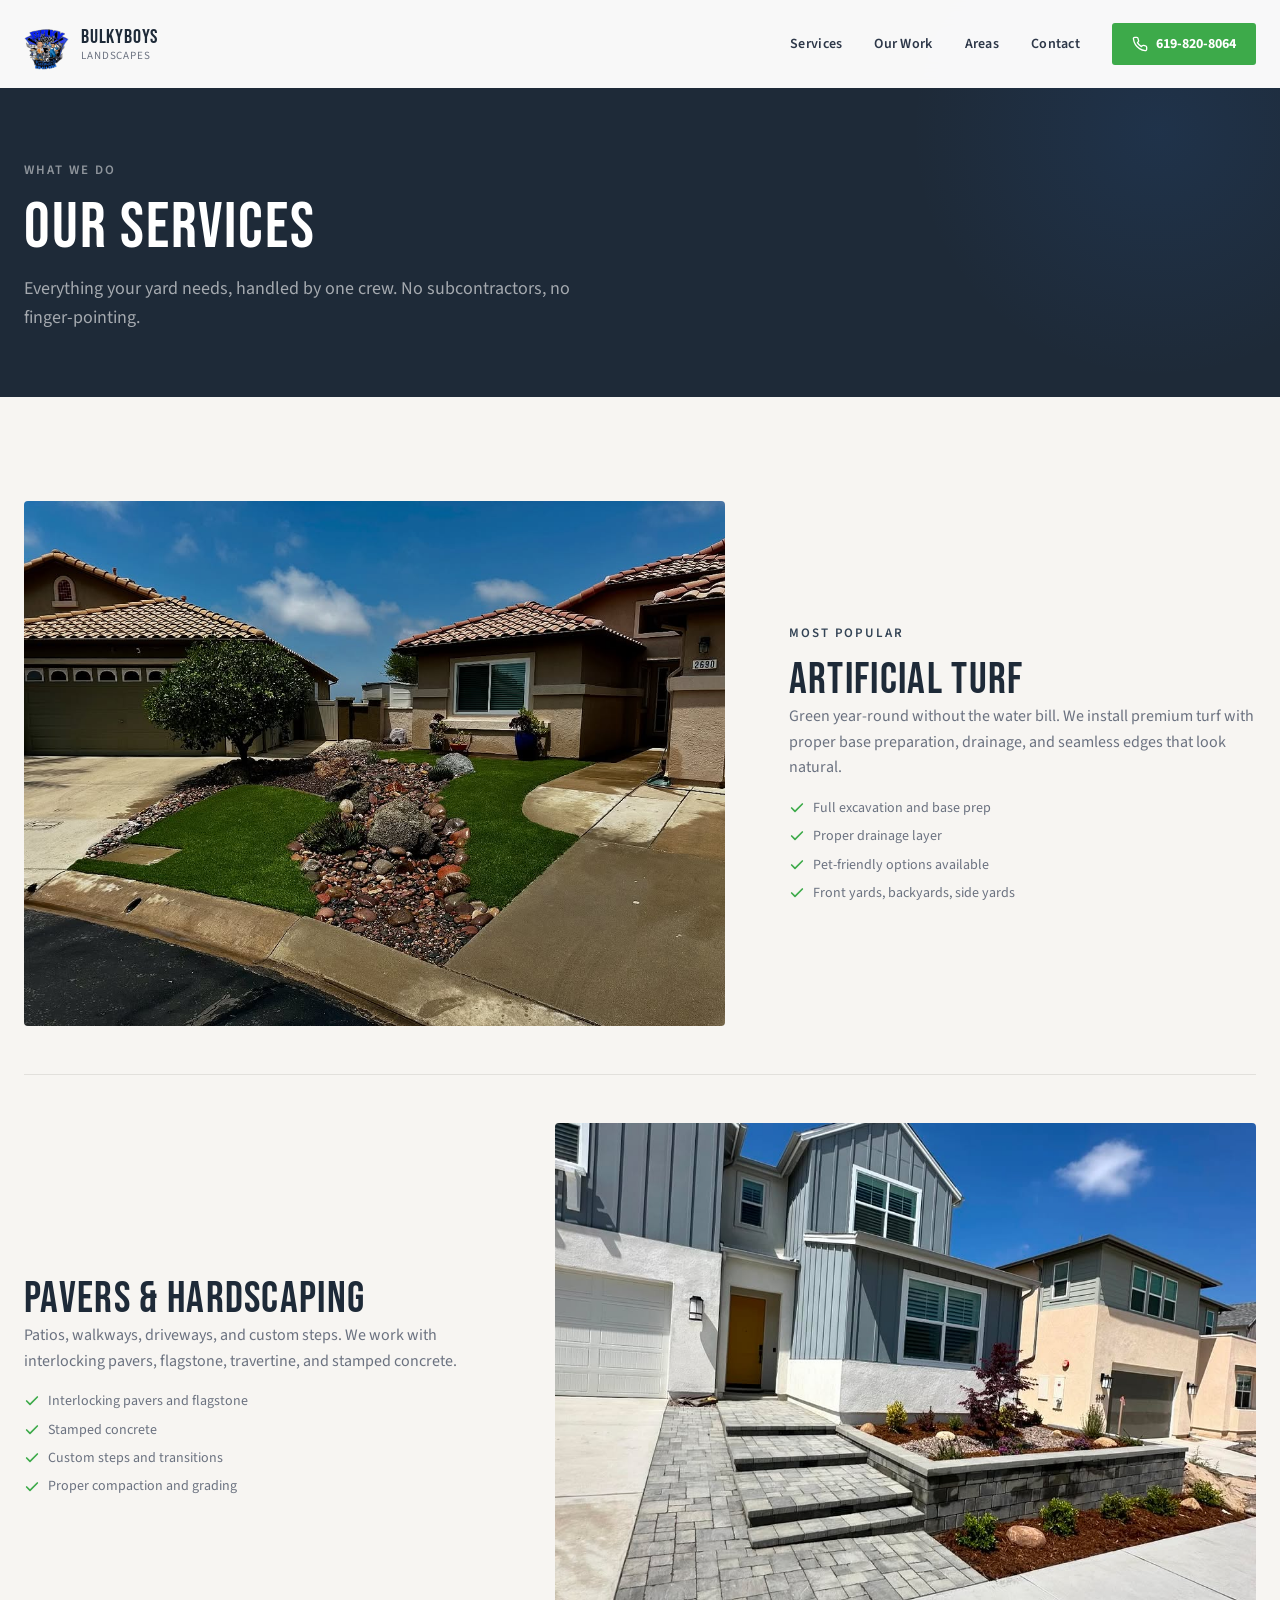
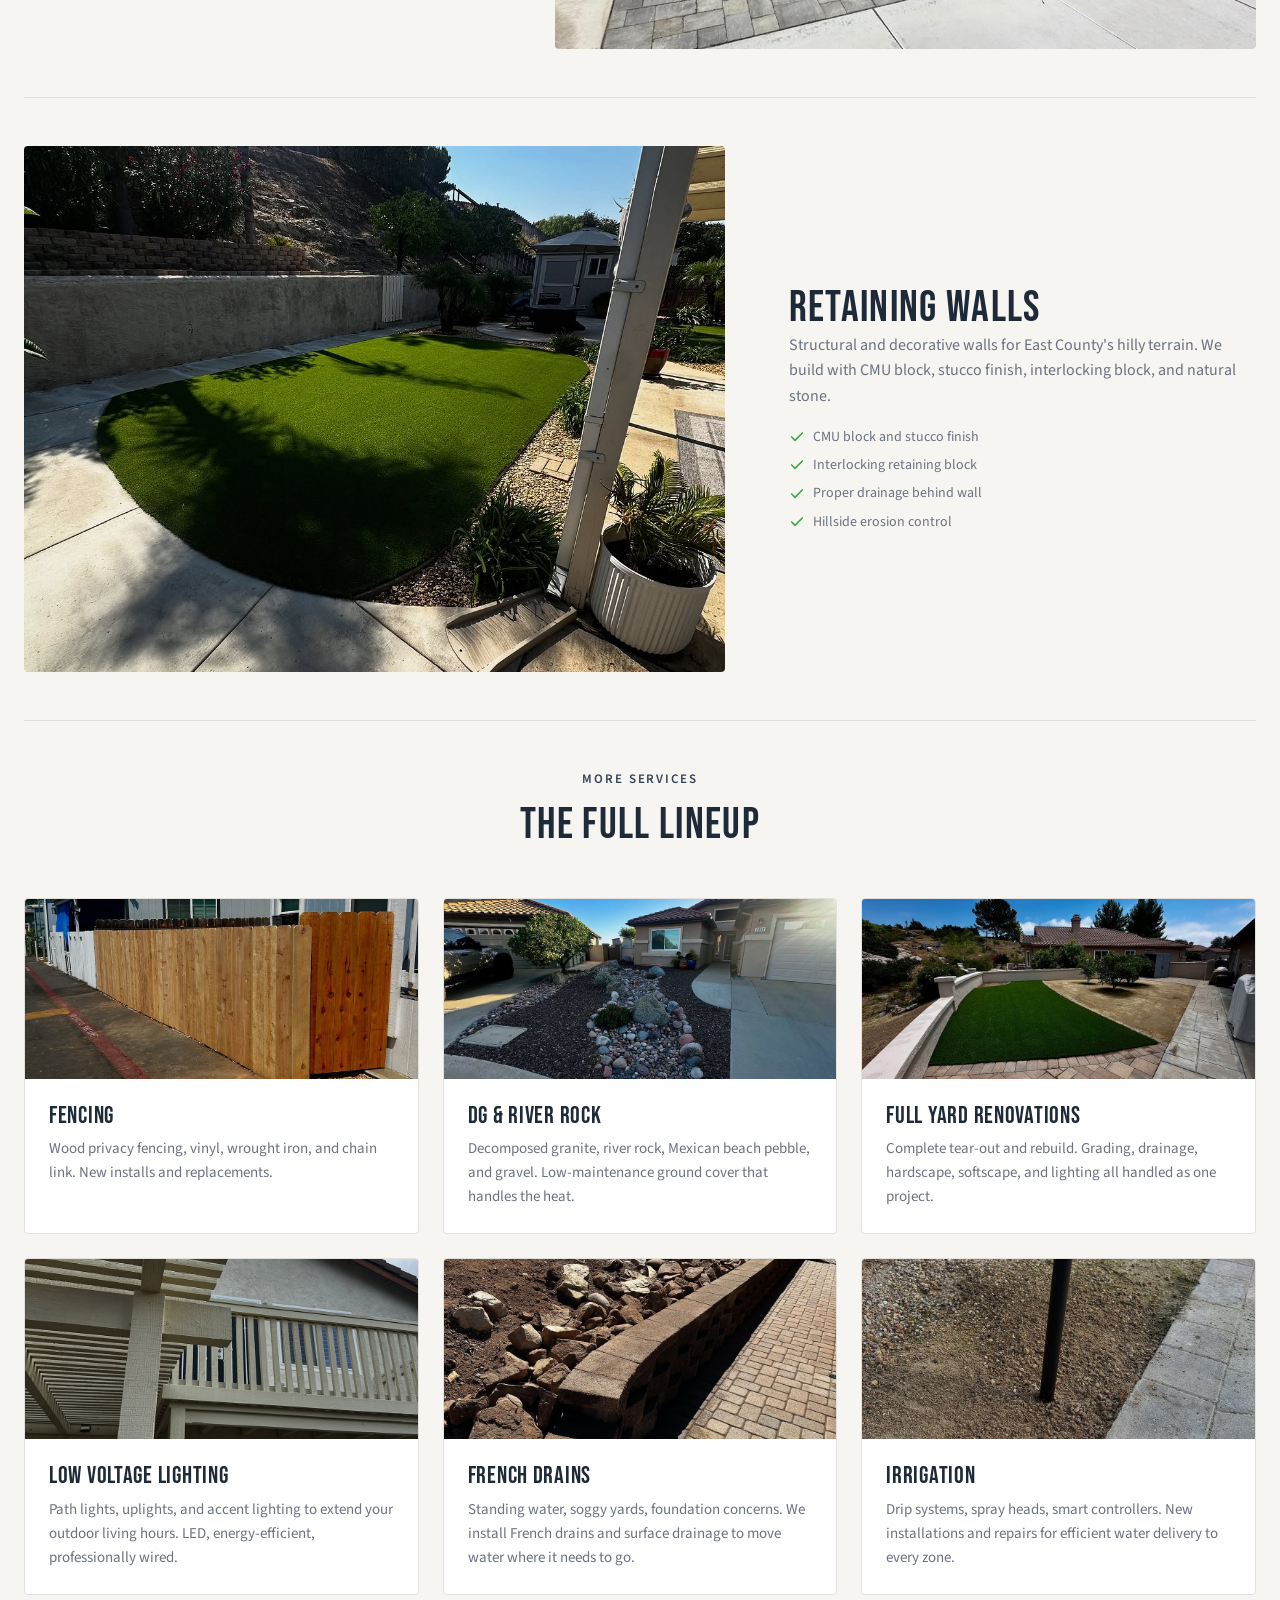
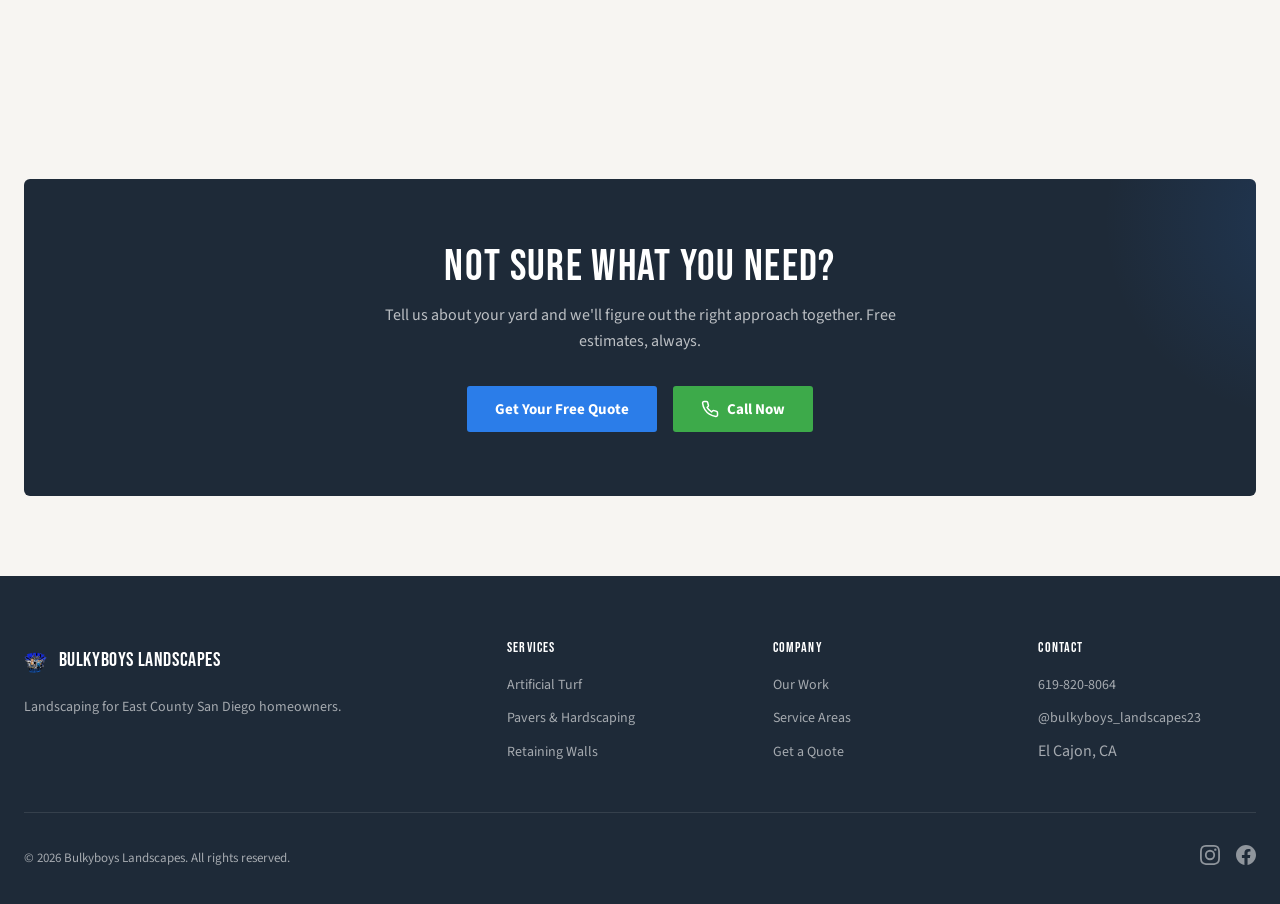
<file: services.html>
<!DOCTYPE html>
<html lang="en">
<head>
  <meta charset="UTF-8">
  <meta name="viewport" content="width=device-width, initial-scale=1.0">
  <title>Landscaping Services | Bulkyboys Landscapes - El Cajon, CA</title>
  <meta name="description" content="Full-service landscaping: artificial turf, pavers, retaining walls, fencing, DG, river rock, yard renovations, lighting, French drains, and irrigation. East County San Diego.">
  <link rel="preconnect" href="https://fonts.googleapis.com">
  <link rel="preconnect" href="https://fonts.gstatic.com" crossorigin>
  <link href="https://fonts.googleapis.com/css2?family=Bebas+Neue&family=Source+Sans+3:wght@400;600;700&display=swap" rel="stylesheet">
  <link rel="stylesheet" href="css/style.css">
  <link rel="icon" href="images/logo.png" type="image/png">
</head>
<body>

  <!-- Nav -->
  <nav class="nav">
    <div class="container nav-inner">
      <a href="index.html" class="nav-brand">
        <img src="images/logo.png" alt="Bulkyboys Landscapes" class="nav-logo">
        <span class="nav-brand-text">Bulkyboys<small>Landscapes</small></span>
      </a>
      <div class="desktop-nav">
        <a href="services.html" class="nav-link">Services</a>
        <a href="gallery.html" class="nav-link">Our Work</a>
        <a href="areas.html" class="nav-link">Areas</a>
        <a href="contact.html" class="nav-link">Contact</a>
        <a href="tel:6198208064" class="nav-cta">
          <svg width="16" height="16" fill="none" stroke="currentColor" stroke-width="2" stroke-linecap="round" stroke-linejoin="round" viewBox="0 0 24 24"><path d="M22 16.92v3a2 2 0 01-2.18 2 19.79 19.79 0 01-8.63-3.07 19.5 19.5 0 01-6-6 19.79 19.79 0 01-3.07-8.67A2 2 0 014.11 2h3a2 2 0 012 1.72c.127.96.361 1.903.7 2.81a2 2 0 01-.45 2.11L8.09 9.91a16 16 0 006 6l1.27-1.27a2 2 0 012.11-.45c.907.339 1.85.573 2.81.7A2 2 0 0122 16.92z"/></svg>
          619-820-8064
        </a>
      </div>
      <button class="hamburger" aria-label="Menu"><span></span><span></span><span></span></button>
    </div>
    <div class="mobile-menu">
      <a href="services.html">Services</a>
      <a href="gallery.html">Our Work</a>
      <a href="areas.html">Areas</a>
      <a href="contact.html">Contact</a>
      <a href="tel:6198208064" class="nav-cta"><svg width="16" height="16" fill="none" stroke="currentColor" stroke-width="2" stroke-linecap="round" stroke-linejoin="round" viewBox="0 0 24 24"><path d="M22 16.92v3a2 2 0 01-2.18 2 19.79 19.79 0 01-8.63-3.07 19.5 19.5 0 01-6-6 19.79 19.79 0 01-3.07-8.67A2 2 0 014.11 2h3a2 2 0 012 1.72c.127.96.361 1.903.7 2.81a2 2 0 01-.45 2.11L8.09 9.91a16 16 0 006 6l1.27-1.27a2 2 0 012.11-.45c.907.339 1.85.573 2.81.7A2 2 0 0122 16.92z"/></svg>619-820-8064</a>
    </div>
  </nav>

  <!-- Page Header -->
  <header class="page-header">
    <div class="container">
      <span class="eyebrow">What We Do</span>
      <h1>Our Services</h1>
      <p>Everything your yard needs, handled by one crew. No subcontractors, no finger-pointing.</p>
    </div>
  </header>

  <!-- Services -->
  <section class="section-lg">
    <div class="container">

      <!-- Artificial Turf -->
      <div class="split split-wide mb-6" id="turf">
        <div class="split-img">
          <img src="images/portfolio/front-yard-turf-creek.jpg" alt="Artificial turf installation with river rock dry creek" loading="lazy">
        </div>
        <div>
          <span class="eyebrow">Most Popular</span>
          <h2>Artificial Turf</h2>
          <p style="color: var(--bb-text-light); margin-bottom: 1rem;">Green year-round without the water bill. We install premium turf with proper base preparation, drainage, and seamless edges that look natural.</p>
          <ul class="service-checklist">
            <li><svg viewBox="0 0 24 24" fill="none" stroke="currentColor" stroke-width="2.5" stroke-linecap="round" stroke-linejoin="round"><polyline points="20 6 9 17 4 12"/></svg> Full excavation and base prep</li>
            <li><svg viewBox="0 0 24 24" fill="none" stroke="currentColor" stroke-width="2.5" stroke-linecap="round" stroke-linejoin="round"><polyline points="20 6 9 17 4 12"/></svg> Proper drainage layer</li>
            <li><svg viewBox="0 0 24 24" fill="none" stroke="currentColor" stroke-width="2.5" stroke-linecap="round" stroke-linejoin="round"><polyline points="20 6 9 17 4 12"/></svg> Pet-friendly options available</li>
            <li><svg viewBox="0 0 24 24" fill="none" stroke="currentColor" stroke-width="2.5" stroke-linecap="round" stroke-linejoin="round"><polyline points="20 6 9 17 4 12"/></svg> Front yards, backyards, side yards</li>
          </ul>
        </div>
      </div>

      <hr style="border:none;border-top:1px solid var(--bb-border);margin:3rem 0;">

      <!-- Pavers -->
      <div class="split split-wide split-reverse mb-6" id="pavers">
        <div class="split-img">
          <img src="images/portfolio/modern-paver-steps.jpg" alt="Modern paver steps with raised planter" loading="lazy">
        </div>
        <div>
          <h2>Pavers &amp; Hardscaping</h2>
          <p style="color: var(--bb-text-light); margin-bottom: 1rem;">Patios, walkways, driveways, and custom steps. We work with interlocking pavers, flagstone, travertine, and stamped concrete.</p>
          <ul class="service-checklist">
            <li><svg viewBox="0 0 24 24" fill="none" stroke="currentColor" stroke-width="2.5" stroke-linecap="round" stroke-linejoin="round"><polyline points="20 6 9 17 4 12"/></svg> Interlocking pavers and flagstone</li>
            <li><svg viewBox="0 0 24 24" fill="none" stroke="currentColor" stroke-width="2.5" stroke-linecap="round" stroke-linejoin="round"><polyline points="20 6 9 17 4 12"/></svg> Stamped concrete</li>
            <li><svg viewBox="0 0 24 24" fill="none" stroke="currentColor" stroke-width="2.5" stroke-linecap="round" stroke-linejoin="round"><polyline points="20 6 9 17 4 12"/></svg> Custom steps and transitions</li>
            <li><svg viewBox="0 0 24 24" fill="none" stroke="currentColor" stroke-width="2.5" stroke-linecap="round" stroke-linejoin="round"><polyline points="20 6 9 17 4 12"/></svg> Proper compaction and grading</li>
          </ul>
        </div>
      </div>

      <hr style="border:none;border-top:1px solid var(--bb-border);margin:3rem 0;">

      <!-- Retaining Walls -->
      <div class="split split-wide mb-6" id="walls">
        <div class="split-img">
          <img src="images/portfolio/backyard-turf-wall.jpg" alt="Backyard with turf and retaining wall" loading="lazy">
        </div>
        <div>
          <h2>Retaining Walls</h2>
          <p style="color: var(--bb-text-light); margin-bottom: 1rem;">Structural and decorative walls for East County's hilly terrain. We build with CMU block, stucco finish, interlocking block, and natural stone.</p>
          <ul class="service-checklist">
            <li><svg viewBox="0 0 24 24" fill="none" stroke="currentColor" stroke-width="2.5" stroke-linecap="round" stroke-linejoin="round"><polyline points="20 6 9 17 4 12"/></svg> CMU block and stucco finish</li>
            <li><svg viewBox="0 0 24 24" fill="none" stroke="currentColor" stroke-width="2.5" stroke-linecap="round" stroke-linejoin="round"><polyline points="20 6 9 17 4 12"/></svg> Interlocking retaining block</li>
            <li><svg viewBox="0 0 24 24" fill="none" stroke="currentColor" stroke-width="2.5" stroke-linecap="round" stroke-linejoin="round"><polyline points="20 6 9 17 4 12"/></svg> Proper drainage behind wall</li>
            <li><svg viewBox="0 0 24 24" fill="none" stroke="currentColor" stroke-width="2.5" stroke-linecap="round" stroke-linejoin="round"><polyline points="20 6 9 17 4 12"/></svg> Hillside erosion control</li>
          </ul>
        </div>
      </div>

      <hr style="border:none;border-top:1px solid var(--bb-border);margin:3rem 0;">

      <!-- Remaining services in grid with photos -->
      <div class="text-center mb-6">
        <span class="eyebrow">More Services</span>
        <h2>The full lineup</h2>
      </div>
      <div class="service-block" style="grid-template-columns: repeat(3, 1fr);">
        <div class="service-item">
          <img src="images/portfolio/fb-42.jpg" alt="Wood privacy fence installation" class="service-item-photo" loading="lazy">
          <div class="service-item-body">
            <h3>Fencing</h3>
            <p>Wood privacy fencing, vinyl, wrought iron, and chain link. New installs and replacements.</p>
          </div>
        </div>
        <div class="service-item">
          <img src="images/portfolio/fb-8.jpg" alt="Front yard xeriscaping with dark gravel and river rock" class="service-item-photo" loading="lazy">
          <div class="service-item-body">
            <h3>DG &amp; River Rock</h3>
            <p>Decomposed granite, river rock, Mexican beach pebble, and gravel. Low-maintenance ground cover that handles the heat.</p>
          </div>
        </div>
        <div class="service-item">
          <img src="images/portfolio/fb-12.jpg" alt="Complete yard with turf, pavers, and retaining wall" class="service-item-photo" loading="lazy">
          <div class="service-item-body">
            <h3>Full Yard Renovations</h3>
            <p>Complete tear-out and rebuild. Grading, drainage, hardscape, softscape, and lighting all handled as one project.</p>
          </div>
        </div>
        <div class="service-item">
          <img src="images/portfolio/fb-38.jpg" alt="Pergola with low voltage accent light" class="service-item-photo" loading="lazy">
          <div class="service-item-body">
            <h3>Low Voltage Lighting</h3>
            <p>Path lights, uplights, and accent lighting to extend your outdoor living hours. LED, energy-efficient, professionally wired.</p>
          </div>
        </div>
        <div class="service-item">
          <img src="images/portfolio/fb-75.jpg" alt="Retaining wall with paver walkway and drainage" class="service-item-photo" loading="lazy">
          <div class="service-item-body">
            <h3>French Drains</h3>
            <p>Standing water, soggy yards, foundation concerns. We install French drains and surface drainage to move water where it needs to go.</p>
          </div>
        </div>
        <div class="service-item">
          <img src="images/portfolio/fb-50.jpg" alt="Path light and paver border with irrigation" class="service-item-photo" loading="lazy">
          <div class="service-item-body">
            <h3>Irrigation</h3>
            <p>Drip systems, spray heads, smart controllers. New installations and repairs for efficient water delivery to every zone.</p>
          </div>
        </div>
      </div>

    </div>
  </section>

  <!-- CTA -->
  <section class="section" style="background: var(--bb-warm);">
    <div class="container">
      <div class="cta-banner">
        <h2>Not sure what you need?</h2>
        <p>Tell us about your yard and we'll figure out the right approach together. Free estimates, always.</p>
        <div class="cta-actions">
          <a href="contact.html" class="btn btn-primary">Get Your Free Quote</a>
          <a href="tel:6198208064" class="btn btn-green">
            <svg width="18" height="18" fill="none" stroke="currentColor" stroke-width="2" stroke-linecap="round" stroke-linejoin="round" viewBox="0 0 24 24"><path d="M22 16.92v3a2 2 0 01-2.18 2 19.79 19.79 0 01-8.63-3.07 19.5 19.5 0 01-6-6 19.79 19.79 0 01-3.07-8.67A2 2 0 014.11 2h3a2 2 0 012 1.72c.127.96.361 1.903.7 2.81a2 2 0 01-.45 2.11L8.09 9.91a16 16 0 006 6l1.27-1.27a2 2 0 012.11-.45c.907.339 1.85.573 2.81.7A2 2 0 0122 16.92z"/></svg>
            Call Now
          </a>
        </div>
      </div>
    </div>
  </section>

  <!-- Footer -->
  <footer class="footer">
    <div class="container">
      <div class="footer-grid">
        <div>
          <div style="display:flex;align-items:center;gap:0.75rem;margin-bottom:1rem;">
            <img src="images/logo.png" alt="Bulkyboys" style="height:40px;width:auto;border-radius:4px;">
            <span style="font-family:var(--font-heading);font-weight:400;color:#fff;font-size:1.25rem;letter-spacing:0.03em;">Bulkyboys Landscapes</span>
          </div>
          <p>Landscaping for East County San Diego homeowners.</p>
        </div>
        <div>
          <h4>Services</h4>
          <ul class="footer-links">
            <li><a href="services.html">Artificial Turf</a></li>
            <li><a href="services.html">Pavers &amp; Hardscaping</a></li>
            <li><a href="services.html">Retaining Walls</a></li>
          </ul>
        </div>
        <div>
          <h4>Company</h4>
          <ul class="footer-links">
            <li><a href="gallery.html">Our Work</a></li>
            <li><a href="areas.html">Service Areas</a></li>
            <li><a href="contact.html">Get a Quote</a></li>
          </ul>
        </div>
        <div>
          <h4>Contact</h4>
          <ul class="footer-links">
            <li><a href="tel:6198208064">619-820-8064</a></li>
            <li><a href="https://www.instagram.com/bulkyboys_landscapes23/" target="_blank" rel="noopener">@bulkyboys_landscapes23</a></li>
            <li>El Cajon, CA</li>
          </ul>
        </div>
      </div>
      <div class="footer-bottom">
        <span>&copy; 2026 Bulkyboys Landscapes. All rights reserved.</span>
        <div class="footer-social">
          <a href="https://www.instagram.com/bulkyboys_landscapes23/" target="_blank" rel="noopener" aria-label="Instagram"><svg width="20" height="20" fill="currentColor" viewBox="0 0 24 24"><path d="M12 2.163c3.204 0 3.584.012 4.85.07 3.252.148 4.771 1.691 4.919 4.919.058 1.265.069 1.645.069 4.849 0 3.205-.012 3.584-.069 4.849-.149 3.225-1.664 4.771-4.919 4.919-1.266.058-1.644.07-4.85.07-3.204 0-3.584-.012-4.849-.07-3.26-.149-4.771-1.699-4.919-4.92-.058-1.265-.07-1.644-.07-4.849 0-3.204.013-3.583.07-4.849.149-3.227 1.664-4.771 4.919-4.919 1.266-.057 1.645-.069 4.849-.069zM12 0C8.741 0 8.333.014 7.053.072 2.695.272.273 2.69.073 7.052.014 8.333 0 8.741 0 12c0 3.259.014 3.668.072 4.948.2 4.358 2.618 6.78 6.98 6.98C8.333 23.986 8.741 24 12 24c3.259 0 3.668-.014 4.948-.072 4.354-.2 6.782-2.618 6.979-6.98.059-1.28.073-1.689.073-4.948 0-3.259-.014-3.667-.072-4.947-.196-4.354-2.617-6.78-6.979-6.98C15.668.014 15.259 0 12 0zm0 5.838a6.162 6.162 0 100 12.324 6.162 6.162 0 000-12.324zM12 16a4 4 0 110-8 4 4 0 010 8zm6.406-11.845a1.44 1.44 0 100 2.881 1.44 1.44 0 000-2.881z"/></svg></a>
          <a href="https://www.facebook.com/BulkyboysLandscapes" target="_blank" rel="noopener" aria-label="Facebook"><svg width="20" height="20" fill="currentColor" viewBox="0 0 24 24"><path d="M24 12.073c0-6.627-5.373-12-12-12s-12 5.373-12 12c0 5.99 4.388 10.954 10.125 11.854v-8.385H7.078v-3.47h3.047V9.43c0-3.007 1.792-4.669 4.533-4.669 1.312 0 2.686.235 2.686.235v2.953H15.83c-1.491 0-1.956.925-1.956 1.874v2.25h3.328l-.532 3.47h-2.796v8.385C19.612 23.027 24 18.062 24 12.073z"/></svg></a>
        </div>
      </div>
    </div>
  </footer>

  <div class="sticky-cta">
    <span class="sticky-cta-text">Free Estimates</span>
    <a href="tel:6198208064" class="btn btn-green"><svg width="16" height="16" fill="none" stroke="currentColor" stroke-width="2" stroke-linecap="round" stroke-linejoin="round" viewBox="0 0 24 24"><path d="M22 16.92v3a2 2 0 01-2.18 2 19.79 19.79 0 01-8.63-3.07 19.5 19.5 0 01-6-6 19.79 19.79 0 01-3.07-8.67A2 2 0 014.11 2h3a2 2 0 012 1.72c.127.96.361 1.903.7 2.81a2 2 0 01-.45 2.11L8.09 9.91a16 16 0 006 6l1.27-1.27a2 2 0 012.11-.45c.907.339 1.85.573 2.81.7A2 2 0 0122 16.92z"/></svg>Call 619-820-8064</a>
  </div>

  <script src="js/main.js"></script>
</body>
</html>
</file>
<file: css/style.css>
/* ============================================
   BULKYBOYS LANDSCAPES - V3 Makeover
   Less template, more real.
   ============================================ */

:root {
  --bb-charcoal: #1E2A38;
  --bb-charcoal-light: #2A3A4E;
  --bb-slate: #344456;
  --bb-warm: #F7F5F2;
  --bb-warm-dark: #EDE9E3;
  --bb-white: #FFFFFF;
  --bb-blue: #2B7DE9;
  --bb-blue-deep: #1B5EB8;
  --bb-green: #3DAA4A;
  --bb-green-deep: #2f9339;
  --bb-tan: #C9A96E;
  --bb-text: #2D3748;
  --bb-text-light: #6B7280;
  --bb-border: #E2E0DC;
  --font-heading: 'Bebas Neue', sans-serif;
  --font-body: 'Source Sans 3', sans-serif;
}

/* ---- Reset & Base ---- */
*, *::before, *::after { box-sizing: border-box; margin: 0; padding: 0; }
html { scroll-behavior: smooth; }
body {
  font-family: var(--font-body);
  color: var(--bb-text);
  background: var(--bb-warm);
  line-height: 1.6;
  -webkit-font-smoothing: antialiased;
}
img { max-width: 100%; height: auto; display: block; }

/* ---- Typography ---- */
h1, h2, h3, h4 { font-family: var(--font-heading); font-weight: 400; line-height: 1.1; color: var(--bb-charcoal); letter-spacing: 0.03em; }
h1 { font-size: clamp(2.5rem, 5vw, 4rem); }
h2 { font-size: clamp(1.75rem, 3.5vw, 2.75rem); }
h3 { font-size: clamp(1.25rem, 2vw, 1.5rem); }
p { max-width: 65ch; }

.eyebrow {
  font-family: var(--font-body);
  font-weight: 600;
  font-size: 0.8125rem;
  letter-spacing: 0.15em;
  text-transform: uppercase;
  color: var(--bb-slate);
  margin-bottom: 0.75rem;
  display: block;
}

/* ---- Layout ---- */
.container { max-width: 1280px; margin: 0 auto; padding: 0 1.5rem; }
.section { padding: 5rem 0; }
.section-lg { padding: 6.5rem 0; }

/* ---- Navigation ---- */
.nav {
  position: fixed;
  top: 0; left: 0; right: 0;
  z-index: 100;
  background: rgba(255,255,255,0.97);
  backdrop-filter: blur(12px);
  -webkit-backdrop-filter: blur(12px);
  transition: box-shadow 0.3s ease;
}
.nav.scrolled { box-shadow: 0 1px 24px rgba(0,0,0,0.08); }
.nav-inner {
  display: flex;
  align-items: center;
  justify-content: space-between;
  height: 88px;
}
.nav-brand {
  display: flex;
  align-items: center;
  gap: 0.75rem;
  text-decoration: none;
}
.nav-logo { height: 80px; width: auto; }
.nav-brand-text {
  font-family: var(--font-heading);
  font-weight: 400;
  font-size: 1.25rem;
  color: var(--bb-charcoal);
  line-height: 1.2;
  letter-spacing: 0.04em;
}
.nav-brand-text small {
  display: block;
  font-family: var(--font-body);
  font-weight: 400;
  font-size: 0.6875rem;
  letter-spacing: 0.08em;
  text-transform: uppercase;
  color: var(--bb-text-light);
}
.desktop-nav { display: flex; align-items: center; gap: 2rem; }
.nav-link {
  font-family: var(--font-body);
  font-weight: 600;
  font-size: 0.875rem;
  color: var(--bb-text);
  text-decoration: none;
  letter-spacing: 0.02em;
  position: relative;
  transition: color 0.2s;
}
.nav-link::after {
  content: '';
  position: absolute;
  bottom: -4px; left: 0;
  width: 0; height: 2px;
  background: var(--bb-blue);
  transition: width 0.3s ease;
}
.nav-link:hover { color: var(--bb-blue); }
.nav-link:hover::after { width: 100%; }
.nav-cta {
  display: inline-flex;
  align-items: center;
  gap: 0.5rem;
  background: var(--bb-green);
  color: #fff;
  font-family: var(--font-body);
  font-weight: 700;
  font-size: 0.875rem;
  padding: 0.625rem 1.25rem;
  border-radius: 3px;
  text-decoration: none;
  transition: background 0.2s;
}
.nav-cta:hover { background: var(--bb-green-deep); }

/* Hamburger */
.hamburger {
  display: none;
  flex-direction: column;
  gap: 5px;
  cursor: pointer;
  padding: 4px;
  background: none;
  border: none;
}
.hamburger span {
  display: block;
  width: 26px; height: 2px;
  background: var(--bb-charcoal);
  transition: all 0.3s ease;
  border-radius: 1px;
}
.hamburger.active span:nth-child(1) { transform: rotate(45deg) translate(5px, 5px); }
.hamburger.active span:nth-child(2) { opacity: 0; }
.hamburger.active span:nth-child(3) { transform: rotate(-45deg) translate(5px, -5px); }

/* Mobile Menu */
.mobile-menu {
  display: none;
  position: fixed;
  top: 72px; left: 0; right: 0;
  background: rgba(255,255,255,0.98);
  backdrop-filter: blur(12px);
  padding: 1.5rem;
  box-shadow: 0 8px 30px rgba(0,0,0,0.1);
  z-index: 99;
}
.mobile-menu.active {
  display: flex;
  flex-direction: column;
  gap: 0.25rem;
}
.mobile-menu a {
  font-family: var(--font-body);
  font-weight: 600;
  font-size: 1.05rem;
  color: var(--bb-charcoal);
  text-decoration: none;
  padding: 0.75rem 0;
  border-bottom: 1px solid var(--bb-border);
}
.mobile-menu .nav-cta {
  margin-top: 0.5rem;
  text-align: center;
  justify-content: center;
}

/* ---- Hero ---- */
.hero {
  position: relative;
  min-height: 100vh;
  display: flex;
  align-items: flex-end;
  overflow: hidden;
  padding-bottom: 5rem;
}
.hero-bg {
  position: absolute;
  inset: 0;
  background-size: cover;
  background-position: center 40%;
}
.hero-overlay {
  position: absolute;
  inset: 0;
  background: linear-gradient(
    to top,
    rgba(30,42,56,0.92) 0%,
    rgba(30,42,56,0.5) 40%,
    rgba(30,42,56,0.2) 100%
  );
}
.hero-content {
  position: relative;
  z-index: 2;
  max-width: 640px;
}
.hero h1 { color: #fff; margin-bottom: 1rem; }
.hero p { color: rgba(255,255,255,0.85); font-size: 1.125rem; margin-bottom: 2rem; max-width: 520px; }
.hero-actions { display: flex; gap: 1rem; flex-wrap: wrap; }

/* ---- Buttons ---- */
.btn {
  display: inline-flex;
  align-items: center;
  gap: 0.5rem;
  font-family: var(--font-body);
  font-weight: 700;
  font-size: 0.9375rem;
  padding: 0.875rem 1.75rem;
  border-radius: 3px;
  text-decoration: none;
  transition: all 0.2s ease;
  border: none;
  cursor: pointer;
  line-height: 1;
}
.btn-primary { background: var(--bb-blue); color: #fff; }
.btn-primary:hover { background: var(--bb-blue-deep); }
.btn-white { background: #fff; color: var(--bb-charcoal); }
.btn-white:hover { background: var(--bb-warm); }
.btn-outline-white { background: transparent; color: #fff; border: 2px solid rgba(255,255,255,0.4); }
.btn-outline-white:hover { border-color: #fff; background: rgba(255,255,255,0.1); }
.btn-green { background: var(--bb-green); color: #fff; }
.btn-green:hover { background: var(--bb-green-deep); }
.btn-ghost { background: transparent; color: var(--bb-blue); padding-left: 0; padding-right: 0; }
.btn-ghost:hover { color: var(--bb-blue-deep); }
.btn-ghost svg { transition: transform 0.2s; }
.btn-ghost:hover svg { transform: translateX(4px); }

/* ---- Split Section (60/40) ---- */
.split {
  display: grid;
  grid-template-columns: 1fr 1fr;
  gap: 4rem;
  align-items: center;
}
.split-wide { grid-template-columns: 3fr 2fr; }
.split-reverse { direction: rtl; }
.split-reverse > * { direction: ltr; }
.split-img {
  border-radius: 4px;
  overflow: hidden;
  aspect-ratio: 4/3;
}
.split-img img {
  width: 100%;
  height: 100%;
  object-fit: cover;
}

/* ---- Service Photo Cards ---- */
.service-photo-grid {
  display: grid;
  grid-template-columns: repeat(4, 1fr);
  gap: 1rem;
}
.service-photo-card {
  position: relative;
  border-radius: 4px;
  overflow: hidden;
  aspect-ratio: 3/4;
  text-decoration: none;
  display: block;
}
.service-photo-card img {
  width: 100%;
  height: 100%;
  object-fit: cover;
  transition: opacity 0.3s ease;
}
.service-photo-card:hover img { opacity: 0.85; }
.service-photo-card-overlay {
  position: absolute;
  inset: 0;
  background: linear-gradient(to top, rgba(30,42,56,0.9) 0%, rgba(30,42,56,0.1) 50%);
  display: flex;
  flex-direction: column;
  justify-content: flex-end;
  padding: 1.25rem;
}
.service-photo-card-overlay h3 {
  color: #fff;
  font-size: clamp(1.25rem, 2vw, 1.5rem);
  margin-bottom: 0.25rem;
}
.service-photo-card-overlay p {
  color: rgba(255,255,255,0.75);
  font-size: 0.85rem;
  margin: 0;
}

/* ---- Project Showcase ---- */
.showcase-grid {
  display: grid;
  grid-template-columns: repeat(3, 1fr);
  gap: 1.25rem;
}
.showcase-card {
  position: relative;
  border-radius: 4px;
  overflow: hidden;
  aspect-ratio: 4/3;
}
.showcase-card img {
  width: 100%;
  height: 100%;
  object-fit: cover;
}
.showcase-card-overlay {
  position: absolute;
  inset: 0;
  background: linear-gradient(to top, rgba(30,42,56,0.85) 0%, transparent 50%);
  display: flex;
  align-items: flex-end;
  padding: 1.25rem;
  opacity: 0;
  transition: opacity 0.3s ease;
}
.showcase-card:hover .showcase-card-overlay { opacity: 1; }
.showcase-card-overlay span {
  color: #fff;
  font-family: var(--font-heading);
  font-weight: 400;
  font-size: 1rem;
  letter-spacing: 0.03em;
}
.showcase-featured {
  grid-column: span 2;
  aspect-ratio: 16/9;
}

/* ---- Service Block (services page grid) ---- */
.service-block {
  display: grid;
  grid-template-columns: 1fr 1fr;
  gap: 1.5rem;
}
.service-item {
  background: var(--bb-white);
  border-radius: 4px;
  overflow: hidden;
  border: 1px solid var(--bb-border);
  transition: border-color 0.2s;
}
.service-item:hover {
  border-color: var(--bb-blue);
}
.service-item-photo {
  width: 100%;
  height: 180px;
  object-fit: cover;
}
.service-item-body {
  padding: 1.5rem;
}
.service-item h3 { margin-bottom: 0.5rem; }
.service-item p { color: var(--bb-text-light); font-size: 0.9375rem; }
.service-item-icon {
  width: 40px; height: 40px;
  margin-bottom: 1rem;
  color: var(--bb-blue);
}
.service-checklist {
  list-style: none;
  margin-top: 1rem;
  display: flex;
  flex-direction: column;
  gap: 0.375rem;
}
.service-checklist li {
  font-size: 0.875rem;
  color: var(--bb-text-light);
  display: flex;
  align-items: center;
  gap: 0.5rem;
}
.service-checklist li svg {
  width: 16px; height: 16px;
  color: var(--bb-green);
  flex-shrink: 0;
}

/* ---- Testimonials ---- */
.testimonial-grid {
  display: grid;
  grid-template-columns: repeat(3, 1fr);
  gap: 1.5rem;
}
.testimonial {
  background: var(--bb-white);
  border-radius: 4px;
  padding: 2rem;
  border: 1px solid var(--bb-border);
}
.testimonial p {
  font-size: 0.9375rem;
  font-style: italic;
  color: var(--bb-text);
  margin-bottom: 1rem;
}
.testimonial-author {
  font-weight: 600;
  font-size: 0.875rem;
  color: var(--bb-charcoal);
}
.testimonial-location {
  font-size: 0.8125rem;
  color: var(--bb-text-light);
}
.stars { color: var(--bb-tan); font-size: 0.875rem; margin-bottom: 0.75rem; }

/* ---- CTA Banner ---- */
.cta-banner {
  background: var(--bb-charcoal);
  border-radius: 6px;
  padding: 4rem;
  text-align: center;
  position: relative;
  overflow: hidden;
}
.cta-banner::before {
  content: '';
  position: absolute;
  top: -50%; right: -20%;
  width: 400px; height: 400px;
  background: radial-gradient(circle, rgba(43,125,233,0.15) 0%, transparent 70%);
  border-radius: 50%;
}
.cta-banner h2 { color: #fff; margin-bottom: 0.75rem; }
.cta-banner p { color: rgba(255,255,255,0.7); margin: 0 auto 2rem; }
.cta-actions { display: flex; gap: 1rem; justify-content: center; flex-wrap: wrap; }

/* ---- Process Steps (simplified) ---- */
.process-steps {
  display: grid;
  grid-template-columns: repeat(3, 1fr);
  gap: 3rem;
}
.process-step { position: relative; }
.step-number {
  font-family: var(--font-heading);
  font-size: 3rem;
  color: var(--bb-charcoal);
  line-height: 1;
  margin-bottom: 0.75rem;
  letter-spacing: 0.02em;
  opacity: 0.2;
}
.process-step h3 { margin-bottom: 0.5rem; }
.process-step p { color: var(--bb-text-light); font-size: 0.9375rem; }

/* ---- Contact Form ---- */
.form-grid { display: grid; grid-template-columns: 1fr 1fr; gap: 1rem; }
.form-full { grid-column: span 2; }
.form-input {
  width: 100%;
  padding: 0.875rem 1rem;
  background: var(--bb-warm);
  border: 1px solid var(--bb-border);
  border-radius: 4px;
  font-family: var(--font-body);
  font-size: 0.9375rem;
  color: var(--bb-text);
  transition: border-color 0.2s, box-shadow 0.2s;
}
.form-input:focus {
  outline: none;
  border-color: var(--bb-blue);
  box-shadow: 0 0 0 3px rgba(43,125,233,0.12);
}
.form-label {
  display: block;
  font-weight: 600;
  font-size: 0.875rem;
  color: var(--bb-charcoal);
  margin-bottom: 0.375rem;
}
textarea.form-input { resize: vertical; min-height: 120px; }
.form-success { display: none; text-align: center; padding: 2rem; }
.form-success.active { display: block; }

/* ---- Areas Grid ---- */
.areas-grid {
  display: grid;
  grid-template-columns: repeat(4, 1fr);
  gap: 1rem;
}
.area-card {
  background: var(--bb-white);
  border-radius: 4px;
  padding: 1.5rem;
  text-align: center;
  border: 1px solid var(--bb-border);
  transition: border-color 0.2s;
}
.area-card:hover { border-color: var(--bb-blue); }
.area-card h3 { font-size: 1.125rem; margin-bottom: 0.25rem; }
.area-card p { font-size: 0.8125rem; color: var(--bb-text-light); }

/* ---- Gallery Page ---- */
.gallery-filters {
  display: flex;
  gap: 0.5rem;
  flex-wrap: wrap;
  margin-bottom: 2rem;
}
.filter-btn {
  font-family: var(--font-body);
  font-weight: 600;
  font-size: 0.8125rem;
  letter-spacing: 0.05em;
  text-transform: uppercase;
  padding: 0.5rem 1.25rem;
  background: var(--bb-white);
  border: 1px solid var(--bb-border);
  border-radius: 3px;
  cursor: pointer;
  color: var(--bb-text-light);
  transition: all 0.2s;
}
.filter-btn:hover { border-color: var(--bb-charcoal); color: var(--bb-charcoal); }
.filter-btn.active { background: var(--bb-charcoal); color: #fff; border-color: var(--bb-charcoal); }

/* Masonry gallery */
.gallery-masonry {
  columns: 3;
  column-gap: 1rem;
}
.gallery-item {
  break-inside: avoid;
  margin-bottom: 1rem;
  border-radius: 4px;
  overflow: hidden;
  position: relative;
}
.gallery-item img {
  width: 100%;
  display: block;
}
.gallery-item-label {
  position: absolute;
  bottom: 0; left: 0; right: 0;
  background: linear-gradient(to top, rgba(30,42,56,0.9), transparent);
  padding: 1.5rem 1rem 0.75rem;
  color: #fff;
  font-family: var(--font-heading);
  font-weight: 400;
  font-size: 0.9375rem;
  letter-spacing: 0.03em;
  opacity: 0;
  transition: opacity 0.3s ease;
}
.gallery-item:hover .gallery-item-label { opacity: 1; }
.gallery-item.hidden { display: none; }

/* Legacy gallery grid (keep for compatibility) */
.gallery-grid {
  display: grid;
  grid-template-columns: repeat(3, 1fr);
  gap: 1.25rem;
}
.gallery-card {
  position: relative;
  border-radius: 4px;
  overflow: hidden;
  aspect-ratio: 4/3;
}
.gallery-card img {
  width: 100%; height: 100%;
  object-fit: cover;
}
.gallery-card-label {
  position: absolute;
  bottom: 0; left: 0; right: 0;
  background: linear-gradient(to top, rgba(30,42,56,0.9), transparent);
  padding: 1.5rem 1.25rem 1rem;
  color: #fff;
  font-family: var(--font-heading);
  font-weight: 400;
  font-size: 0.9375rem;
  letter-spacing: 0.03em;
  transform: translateY(100%);
  transition: transform 0.3s ease;
}
.gallery-card:hover .gallery-card-label { transform: translateY(0); }
.gallery-featured {
  grid-column: span 2;
  grid-row: span 2;
  aspect-ratio: auto;
}

/* ---- Fullwidth Photo Divider ---- */
.photo-divider {
  height: 50vh;
  min-height: 320px;
  background-size: cover;
  background-position: center;
  background-attachment: fixed;
  position: relative;
}
.photo-divider::after {
  content: '';
  position: absolute;
  inset: 0;
  background: rgba(30,42,56,0.3);
}

/* ---- Page Header ---- */
.page-header {
  padding: 10rem 0 4rem;
  background: var(--bb-charcoal);
  position: relative;
  overflow: hidden;
}
.page-header::before {
  content: '';
  position: absolute;
  top: -30%; right: -10%;
  width: 500px; height: 500px;
  background: radial-gradient(circle, rgba(43,125,233,0.1) 0%, transparent 70%);
  border-radius: 50%;
}
.page-header .eyebrow { color: rgba(255,255,255,0.5); }
.page-header h1 { color: #fff; margin-bottom: 0.75rem; }
.page-header p { color: rgba(255,255,255,0.6); font-size: 1.125rem; }

/* ---- Footer ---- */
.footer { background: var(--bb-charcoal); color: rgba(255,255,255,0.6); padding: 4rem 0 2rem; }
.footer-grid { display: grid; grid-template-columns: 2fr 1fr 1fr 1fr; gap: 3rem; margin-bottom: 3rem; }
.footer h4 { color: #fff; font-size: 0.875rem; text-transform: uppercase; letter-spacing: 0.08em; margin-bottom: 1rem; }
.footer p { font-size: 0.875rem; }
.footer-links { list-style: none; display: flex; flex-direction: column; gap: 0.5rem; }
.footer-links a { color: rgba(255,255,255,0.6); text-decoration: none; font-size: 0.875rem; transition: color 0.2s; }
.footer-links a:hover { color: #fff; }
.footer-bottom {
  border-top: 1px solid rgba(255,255,255,0.1);
  padding-top: 2rem;
  display: flex;
  justify-content: space-between;
  align-items: center;
  font-size: 0.8125rem;
}
.footer-social { display: flex; gap: 1rem; }
.footer-social a { color: rgba(255,255,255,0.5); transition: color 0.2s; }
.footer-social a:hover { color: #fff; }

/* ---- Sticky Mobile CTA ---- */
.sticky-cta {
  display: none;
  position: fixed;
  bottom: 0; left: 0; right: 0;
  z-index: 90;
  background: var(--bb-charcoal);
  padding: 0.75rem 1rem;
  box-shadow: 0 -4px 24px rgba(0,0,0,0.15);
  align-items: center;
  justify-content: space-between;
}
.sticky-cta-text { color: #fff; font-weight: 600; font-size: 0.875rem; }
.sticky-cta .btn-green { padding: 0.625rem 1.25rem; font-size: 0.875rem; }

/* ---- Responsive ---- */
@media (max-width: 1024px) {
  .split { gap: 2.5rem; }
  .footer-grid { grid-template-columns: 1fr 1fr; gap: 2rem; }
  .service-photo-grid { grid-template-columns: repeat(2, 1fr); }
}
@media (max-width: 768px) {
  .hamburger { display: flex; }
  .desktop-nav { display: none; }
  .sticky-cta { display: flex; }
  body { padding-bottom: 64px; }
  .hero { min-height: 85vh; padding-bottom: 3rem; }
  .section { padding: 3.5rem 0; }
  .section-lg { padding: 4rem 0; }
  .split, .split-wide { grid-template-columns: 1fr; gap: 2rem; }
  .split-reverse { direction: ltr; }
  .showcase-grid { grid-template-columns: 1fr 1fr; }
  .showcase-featured { grid-column: span 2; }
  .service-block { grid-template-columns: 1fr; }
  .service-photo-grid { grid-template-columns: 1fr 1fr; }
  .testimonial-grid { grid-template-columns: 1fr; }
  .process-steps { grid-template-columns: 1fr; gap: 2rem; }
  .form-grid { grid-template-columns: 1fr; }
  .form-full { grid-column: span 1; }
  .areas-grid { grid-template-columns: 1fr 1fr; }
  .gallery-masonry { columns: 2; }
  .gallery-grid { grid-template-columns: 1fr 1fr; }
  .gallery-featured { grid-column: span 2; grid-row: span 1; aspect-ratio: 16/9; }
  .cta-banner { padding: 2.5rem 1.5rem; }
  .page-header { padding: 8rem 0 3rem; }
  .footer-grid { grid-template-columns: 1fr; gap: 2rem; }
  .footer-bottom { flex-direction: column; gap: 1rem; text-align: center; }
  .photo-divider { background-attachment: scroll; height: 35vh; }
}
@media (max-width: 480px) {
  .showcase-grid { grid-template-columns: 1fr; }
  .showcase-featured { grid-column: span 1; }
  .gallery-masonry { columns: 1; }
  .gallery-grid { grid-template-columns: 1fr; }
  .gallery-featured { grid-column: span 1; }
  .areas-grid { grid-template-columns: 1fr; }
  .hero-actions { flex-direction: column; }
  .service-photo-grid { grid-template-columns: 1fr; }
}

/* ---- Utilities ---- */
.text-center { text-align: center; }
.mx-auto { margin-left: auto; margin-right: auto; }
.mb-1 { margin-bottom: 0.5rem; }
.mb-2 { margin-bottom: 1rem; }
.mb-3 { margin-bottom: 1.5rem; }
.mb-4 { margin-bottom: 2rem; }
.mb-6 { margin-bottom: 3rem; }
.mt-2 { margin-top: 1rem; }
.mt-4 { margin-top: 2rem; }
</file>
